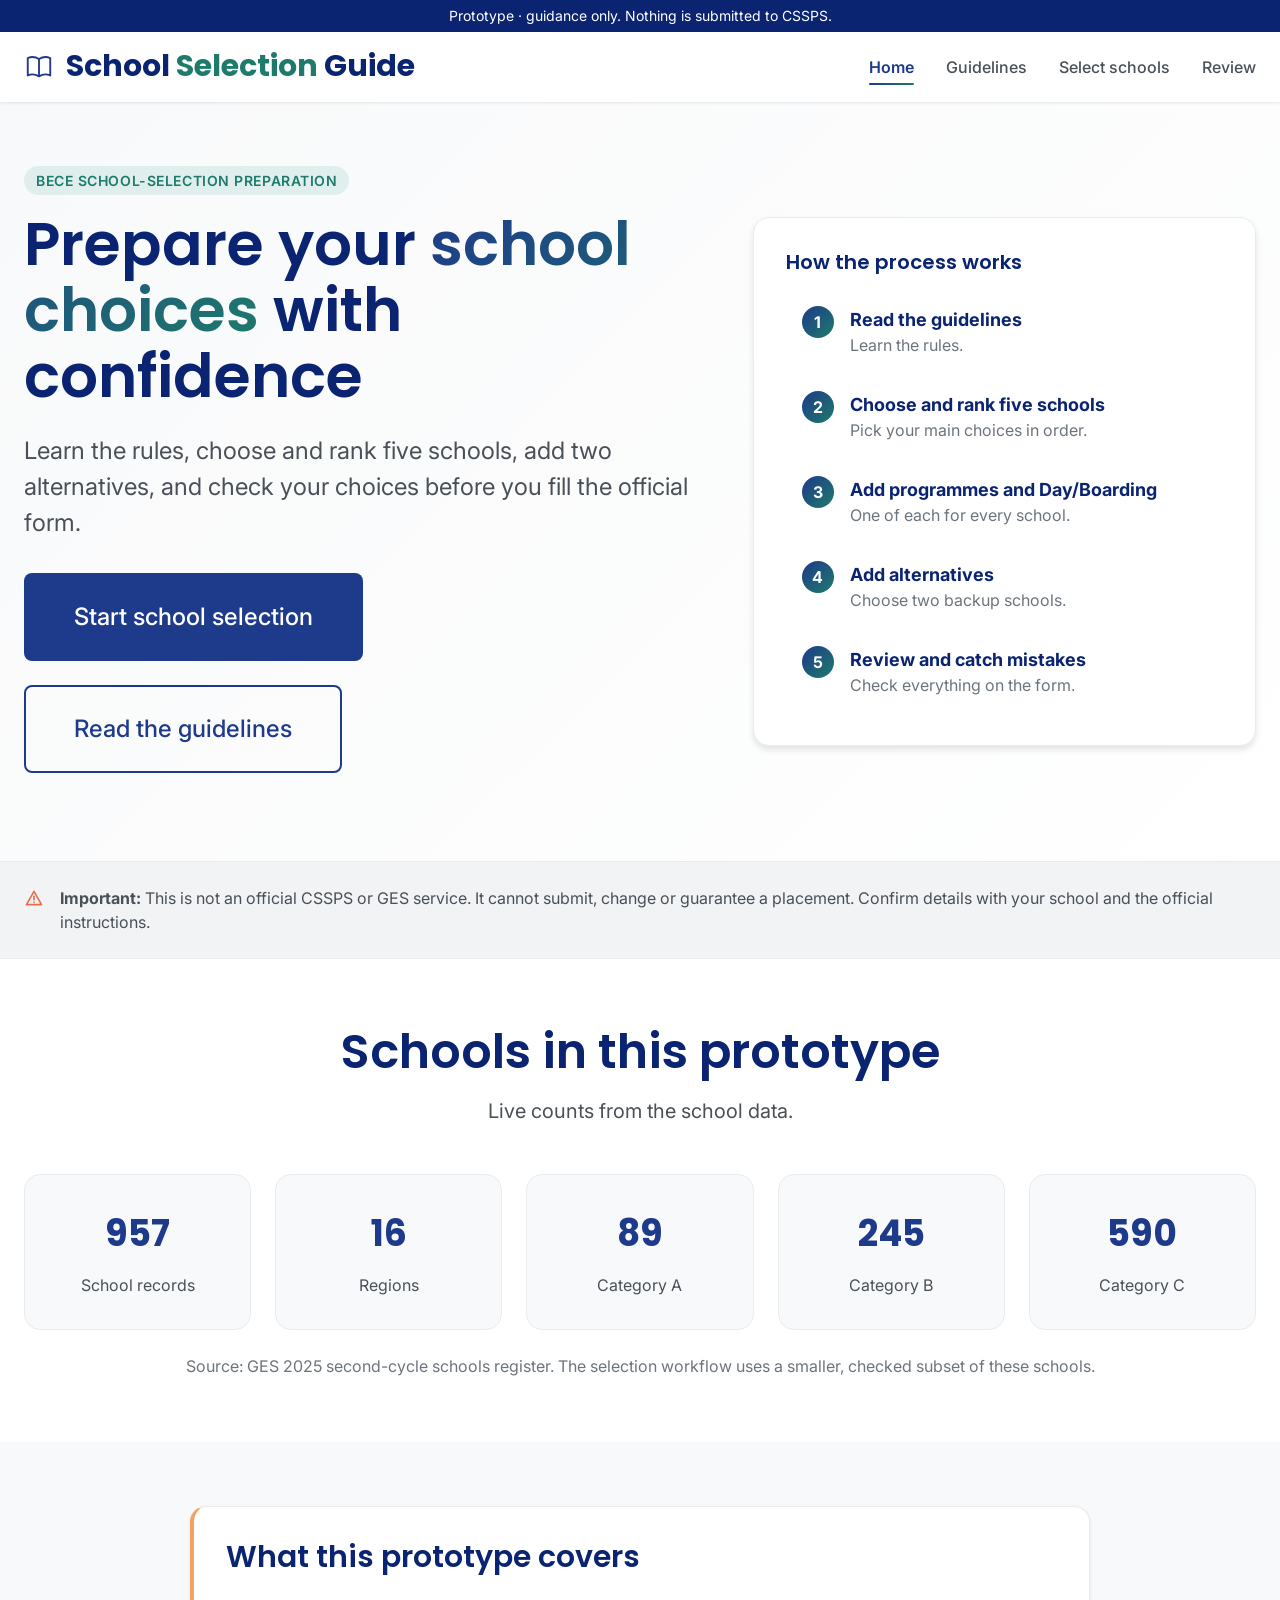
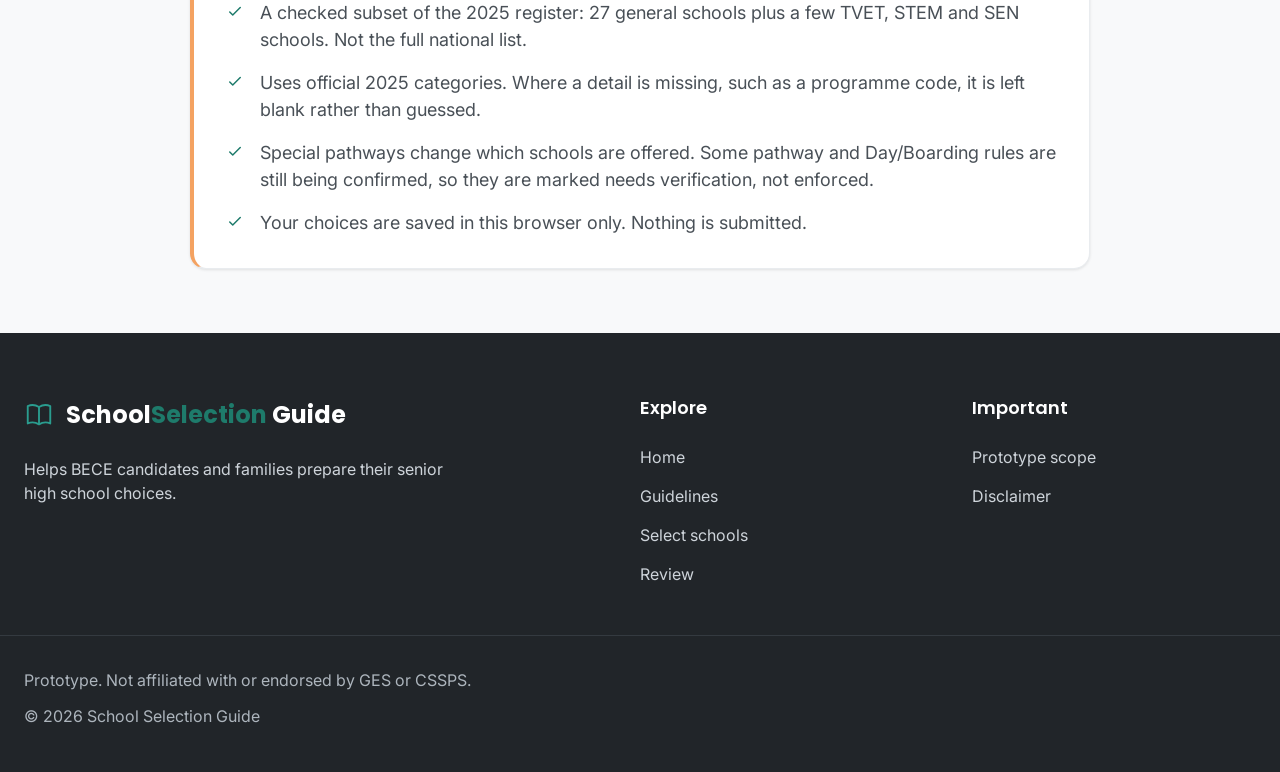
<file: index.html>
<!DOCTYPE html>
<html lang="en">
<head>
    <meta charset="UTF-8">
    <meta name="viewport" content="width=device-width, initial-scale=1.0">
    <meta name="description" content="Learn the 2025 BECE school-selection rules, choose and rank five schools plus two alternatives, and check your choices. Prototype.">
    <title>School Selection Guide &mdash; prepare your BECE school choices</title>
    <link rel="preconnect" href="https://fonts.googleapis.com">
    <link rel="preconnect" href="https://fonts.gstatic.com" crossorigin>
    <link href="https://fonts.googleapis.com/css2?family=Inter:wght@400;500;600;700&family=Poppins:wght@600;700&display=swap" rel="stylesheet">
    <link rel="stylesheet" href="css/main.css">
</head>
<body data-page="home">
    <div id="site-header"></div>

    <main id="main">
        <!-- Welcome -->
        <section class="hero">
            <div class="container hero-inner">
                <div class="hero-content">
                    <span class="hero-eyebrow">BECE school-selection preparation</span>
                    <h1 class="hero-title">Prepare your <span class="text-gradient">school choices</span> with confidence</h1>
                    <p class="hero-lead">
                        Learn the rules, choose and rank five schools, add two alternatives, and check
                        your choices before you fill the official form.
                    </p>
                    <div class="hero-actions">
                        <a class="btn btn-primary btn-large" href="selection/index.html">Start school selection</a>
                        <a class="btn btn-outline btn-large" href="guidelines/index.html">Read the guidelines</a>
                    </div>
                </div>

                <aside class="hero-panel" aria-label="How the selection process works">
                    <h2 class="hero-panel-title">How the process works</h2>
                    <div class="process-list">
                        <a class="process-item" href="guidelines/index.html">
                            <span class="process-num" aria-hidden="true">1</span>
                            <span class="process-text">
                                <strong>Read the guidelines</strong>
                                <span>Learn the rules.</span>
                            </span>
                        </a>
                        <a class="process-item" href="selection/index.html">
                            <span class="process-num" aria-hidden="true">2</span>
                            <span class="process-text">
                                <strong>Choose and rank five schools</strong>
                                <span>Pick your main choices in order.</span>
                            </span>
                        </a>
                        <a class="process-item" href="selection/index.html">
                            <span class="process-num" aria-hidden="true">3</span>
                            <span class="process-text">
                                <strong>Add programmes and Day/Boarding</strong>
                                <span>One of each for every school.</span>
                            </span>
                        </a>
                        <a class="process-item" href="review/index.html">
                            <span class="process-num" aria-hidden="true">4</span>
                            <span class="process-text">
                                <strong>Add alternatives</strong>
                                <span>Choose two backup schools.</span>
                            </span>
                        </a>
                         <a class="process-item" href="review/index.html">
                            <span class="process-num" aria-hidden="true">5</span>
                            <span class="process-text">
                                <strong>Review and catch mistakes</strong>
                                <span>Check everything on the form.</span>
                            </span>
                        </a>
                    </div>
                </aside>
            </div>
        </section>

    

        <!-- Disclaimer -->
        <section class="notice-band" id="disclaimer">
            <div class="container notice-inner">
                <svg viewBox="0 0 24 24" width="20" height="20" aria-hidden="true" focusable="false">
                    <path d="M12 4l9 16H3L12 4Z" fill="none" stroke="currentColor" stroke-width="2" stroke-linejoin="round"/>
                    <path d="M12 10v4" fill="none" stroke="currentColor" stroke-width="2" stroke-linecap="round"/>
                    <circle cx="12" cy="17" r="1" fill="currentColor"/>
                </svg>
                <p>
                    <strong>Important:</strong> This is not an official CSSPS or GES service. It cannot
                    submit, change or guarantee a placement. Confirm details with your school and the
                    official instructions.
                </p>
            </div>
        </section>

        <!-- Dataset snapshot -->
        <section class="data-snapshot">
            <div class="container">
                <div class="section-header">
                    <h2 class="section-title">Schools in this prototype</h2>
                    <p class="section-subtitle">Live counts from the school data.</p>
                </div>
                <div class="snapshot-grid">
                    <div class="snapshot-card">
                        <span class="snapshot-value" id="stat-schools">&mdash;</span>
                        <span class="snapshot-label">School records</span>
                    </div>
                    <div class="snapshot-card">
                        <span class="snapshot-value" id="stat-regions">&mdash;</span>
                        <span class="snapshot-label">Regions</span>
                    </div>
                    <div class="snapshot-card">
                        <span class="snapshot-value" id="stat-cat-a">&mdash;</span>
                        <span class="snapshot-label">Category A</span>
                    </div>
                    <div class="snapshot-card">
                        <span class="snapshot-value" id="stat-cat-b">&mdash;</span>
                        <span class="snapshot-label">Category B</span>
                    </div>
                    <div class="snapshot-card">
                        <span class="snapshot-value" id="stat-cat-c">&mdash;</span>
                        <span class="snapshot-label">Category C</span>
                    </div>
                </div>
                <p class="snapshot-note" id="snapshot-note">
                    Source: GES 2025 second-cycle schools register. The selection workflow uses a
                    smaller, checked subset of these schools.
                </p>
            </div>
        </section>

        <!-- Scope -->
        <section class="scope" id="scope">
            <div class="container">
                <div class="scope-card">
                    <h2 class="scope-title">What this prototype covers</h2>
                    <ul class="scope-list">
                        <li>
                            <svg viewBox="0 0 24 24" width="18" height="18" aria-hidden="true" focusable="false"><path d="M5 12l4 4 10-10" fill="none" stroke="currentColor" stroke-width="2" stroke-linecap="round" stroke-linejoin="round"/></svg>
                            <span>A checked subset of the 2025 register: 27 general schools plus a few TVET, STEM and SEN schools. Not the full national list.</span>
                        </li>
                        <li>
                            <svg viewBox="0 0 24 24" width="18" height="18" aria-hidden="true" focusable="false"><path d="M5 12l4 4 10-10" fill="none" stroke="currentColor" stroke-width="2" stroke-linecap="round" stroke-linejoin="round"/></svg>
                            <span>Uses official 2025 categories. Where a detail is missing, such as a programme code, it is left blank rather than guessed.</span>
                        </li>
                        <li>
                            <svg viewBox="0 0 24 24" width="18" height="18" aria-hidden="true" focusable="false"><path d="M5 12l4 4 10-10" fill="none" stroke="currentColor" stroke-width="2" stroke-linecap="round" stroke-linejoin="round"/></svg>
                            <span>Special pathways change which schools are offered. Some pathway and Day/Boarding rules are still being confirmed, so they are marked needs verification, not enforced.</span>
                        </li>
                        <li>
                            <svg viewBox="0 0 24 24" width="18" height="18" aria-hidden="true" focusable="false"><path d="M5 12l4 4 10-10" fill="none" stroke="currentColor" stroke-width="2" stroke-linecap="round" stroke-linejoin="round"/></svg>
                            <span>Your choices are saved in this browser only. Nothing is submitted.</span>
                        </li>
                    </ul>
                </div>
            </div>
        </section>
    </main>

    <div id="site-footer"></div>

    <noscript>
        <p style="padding: 1rem; text-align: center; background: #fff3cd; color: #664d03;">
            This prototype needs JavaScript to load navigation and school data. Please enable it to use the app.
        </p>
    </noscript>

    <script type="module" src="js/layout.js"></script>
    <script type="module" src="js/home.js"></script>
</body>
</html>
</file>
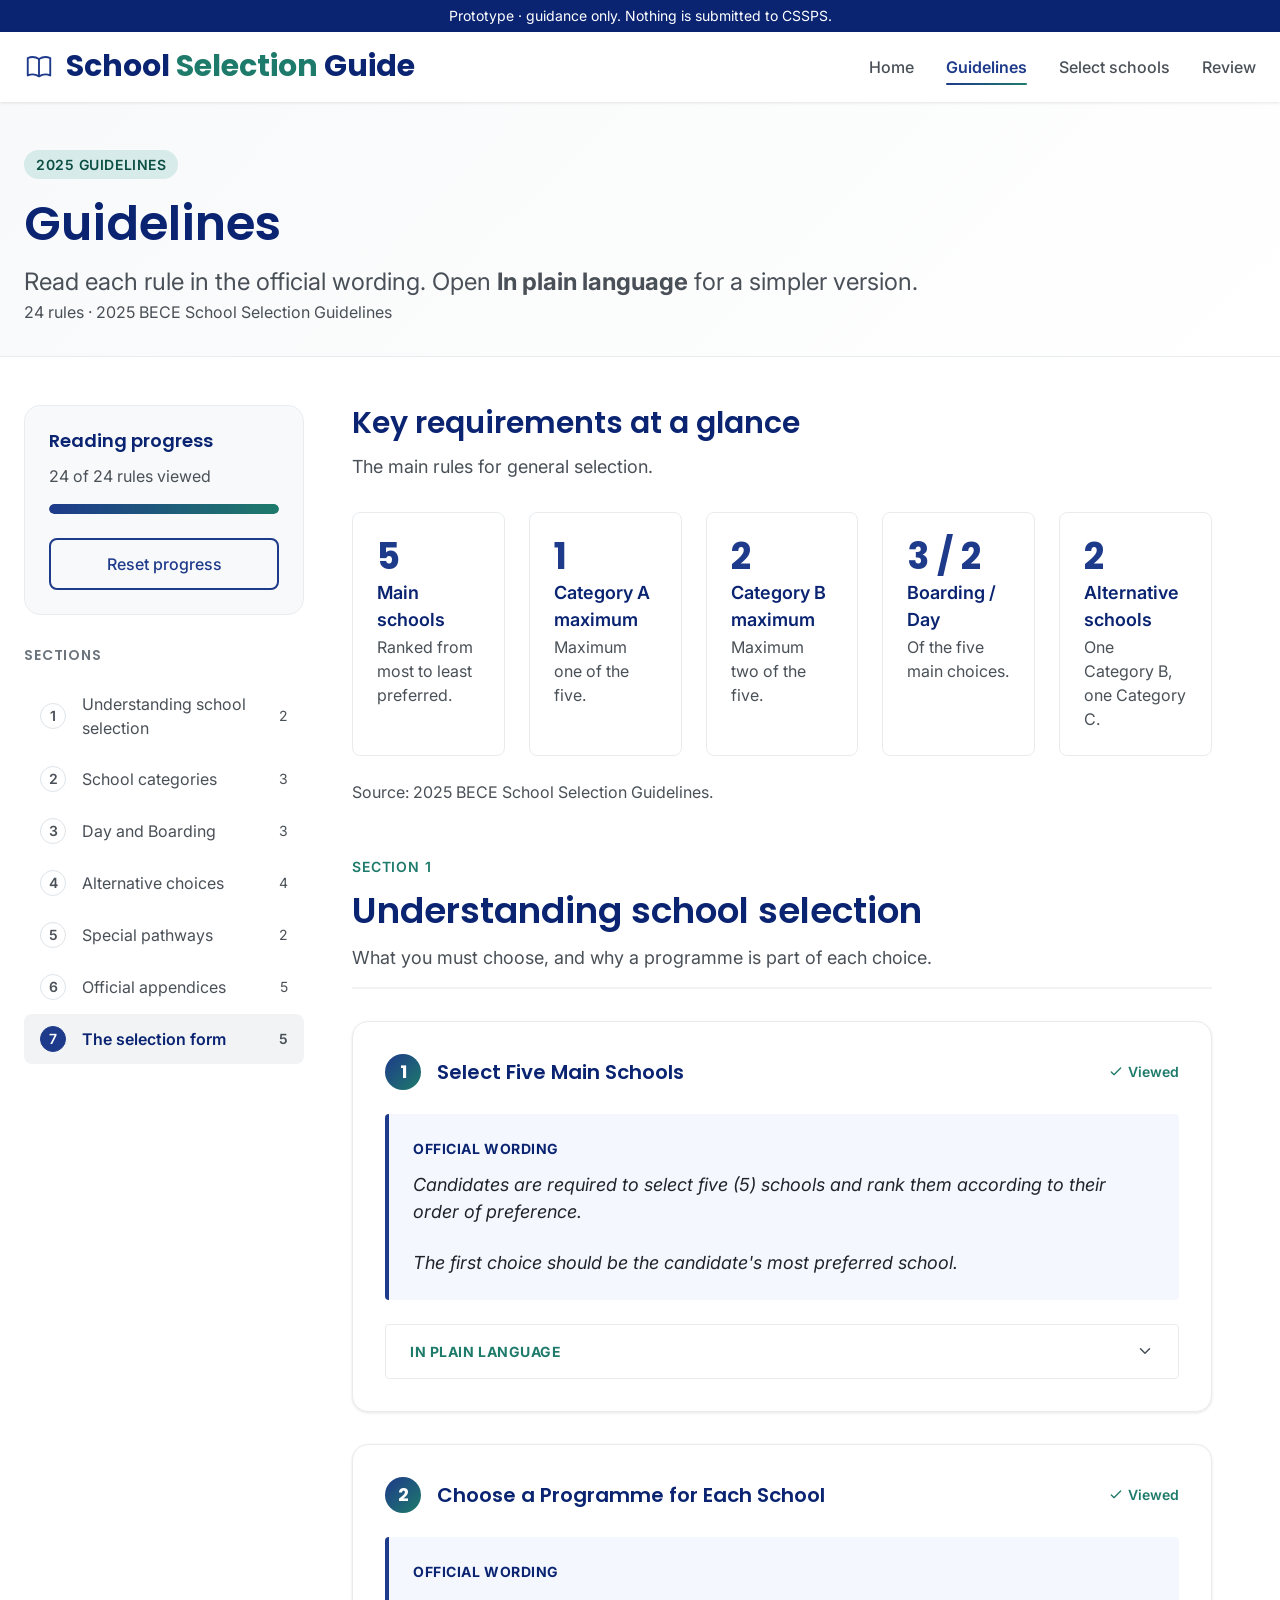
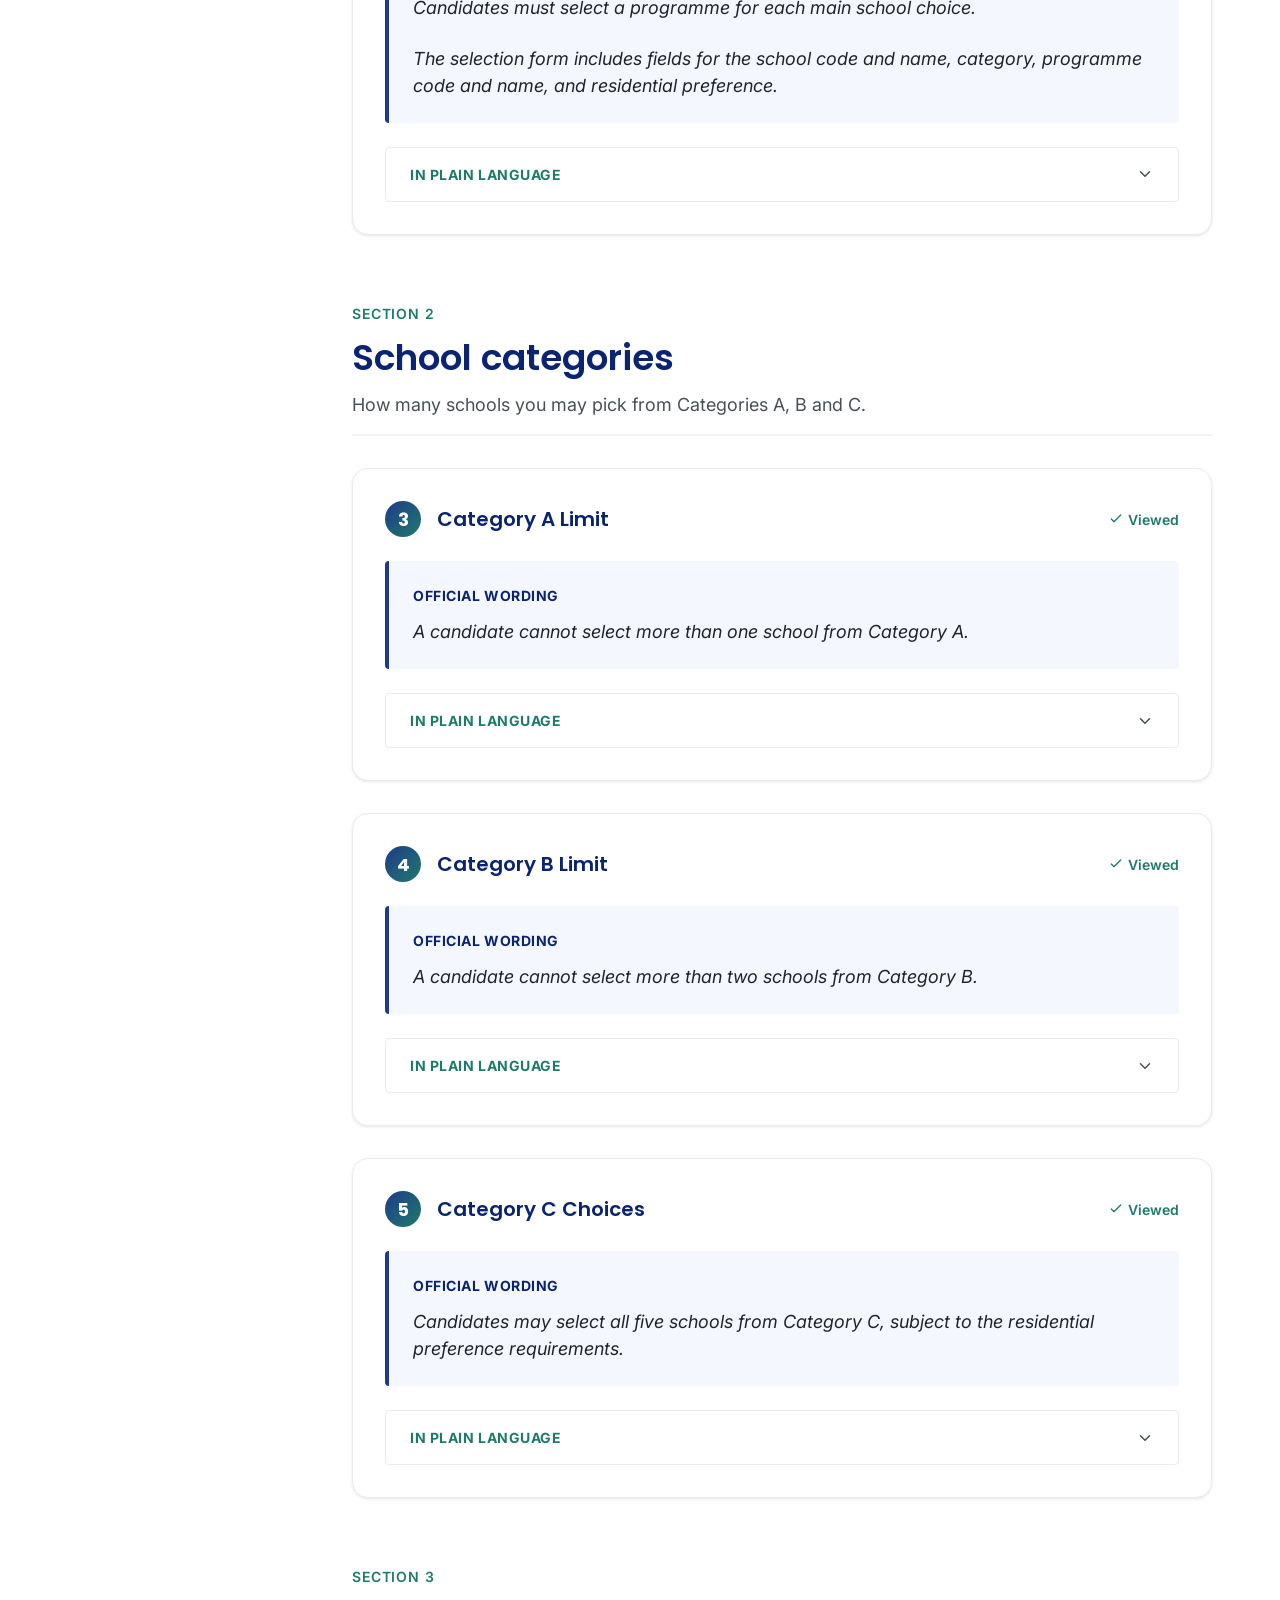
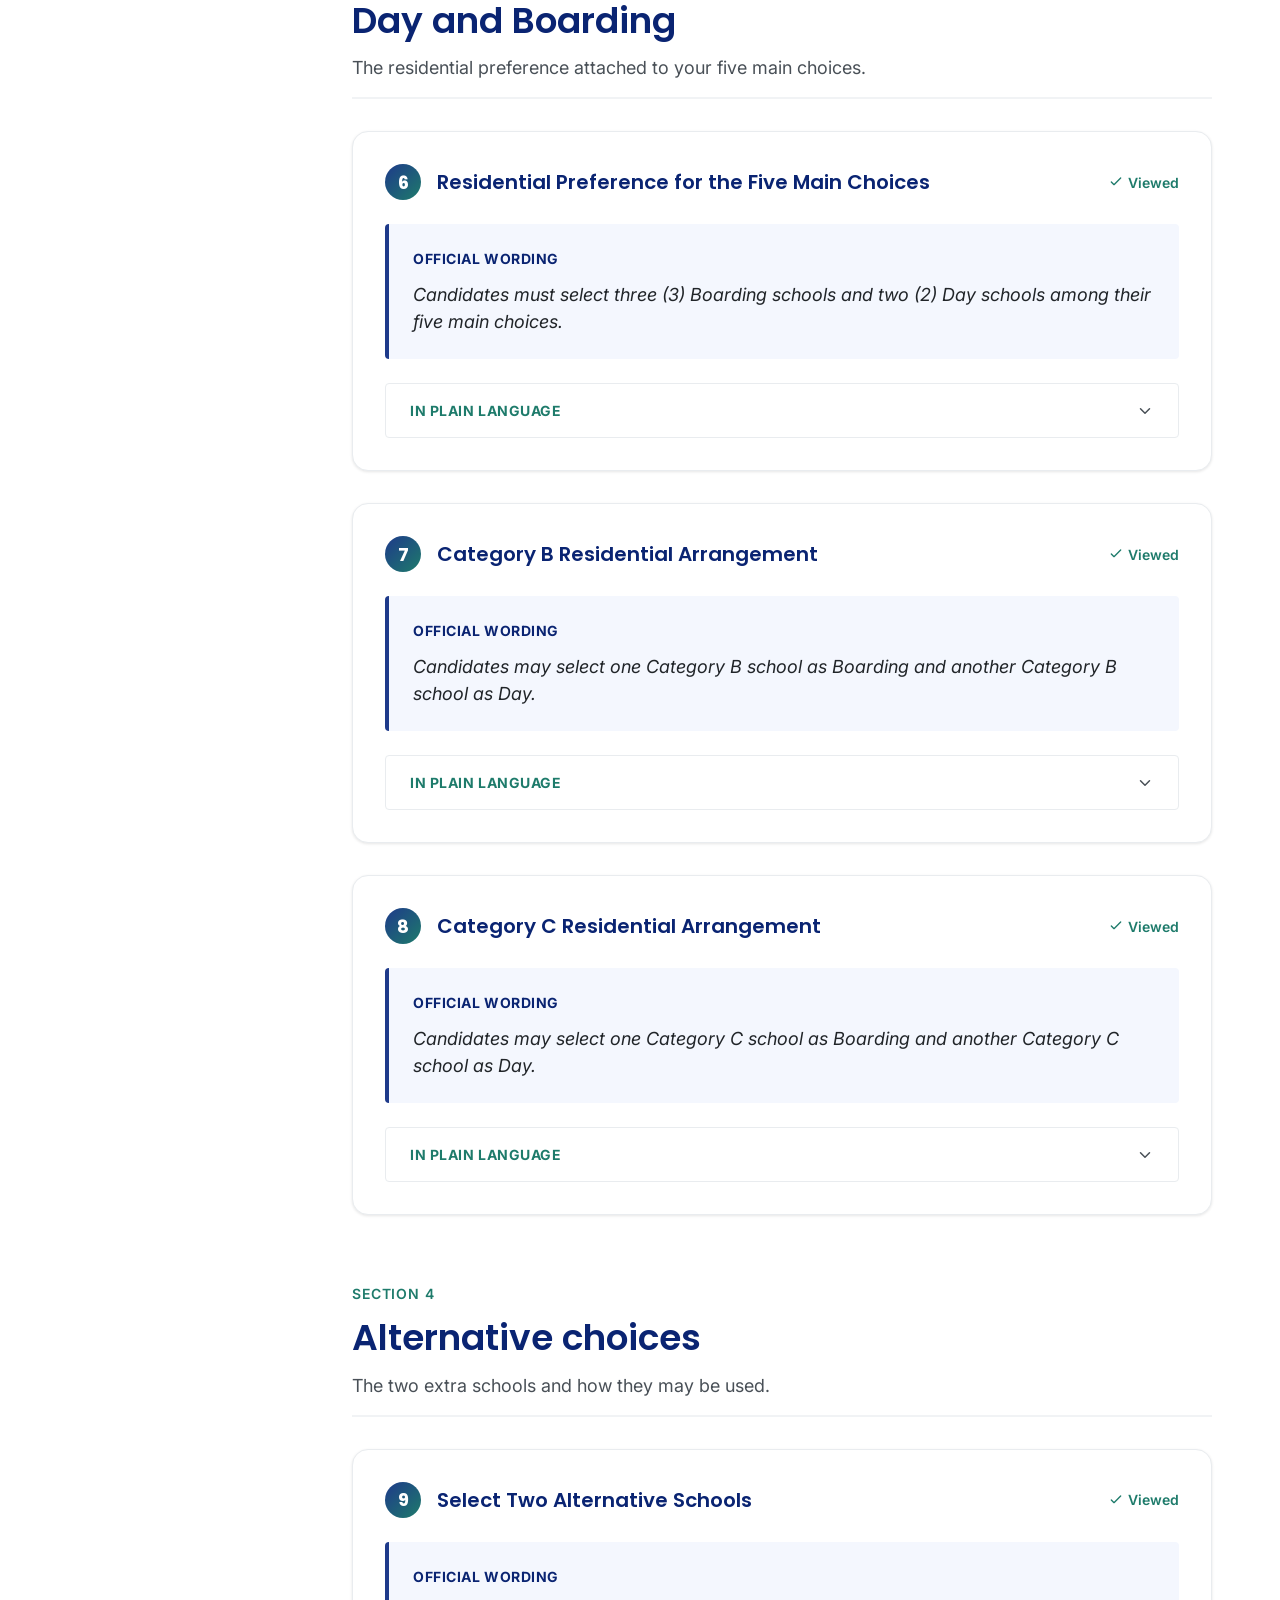
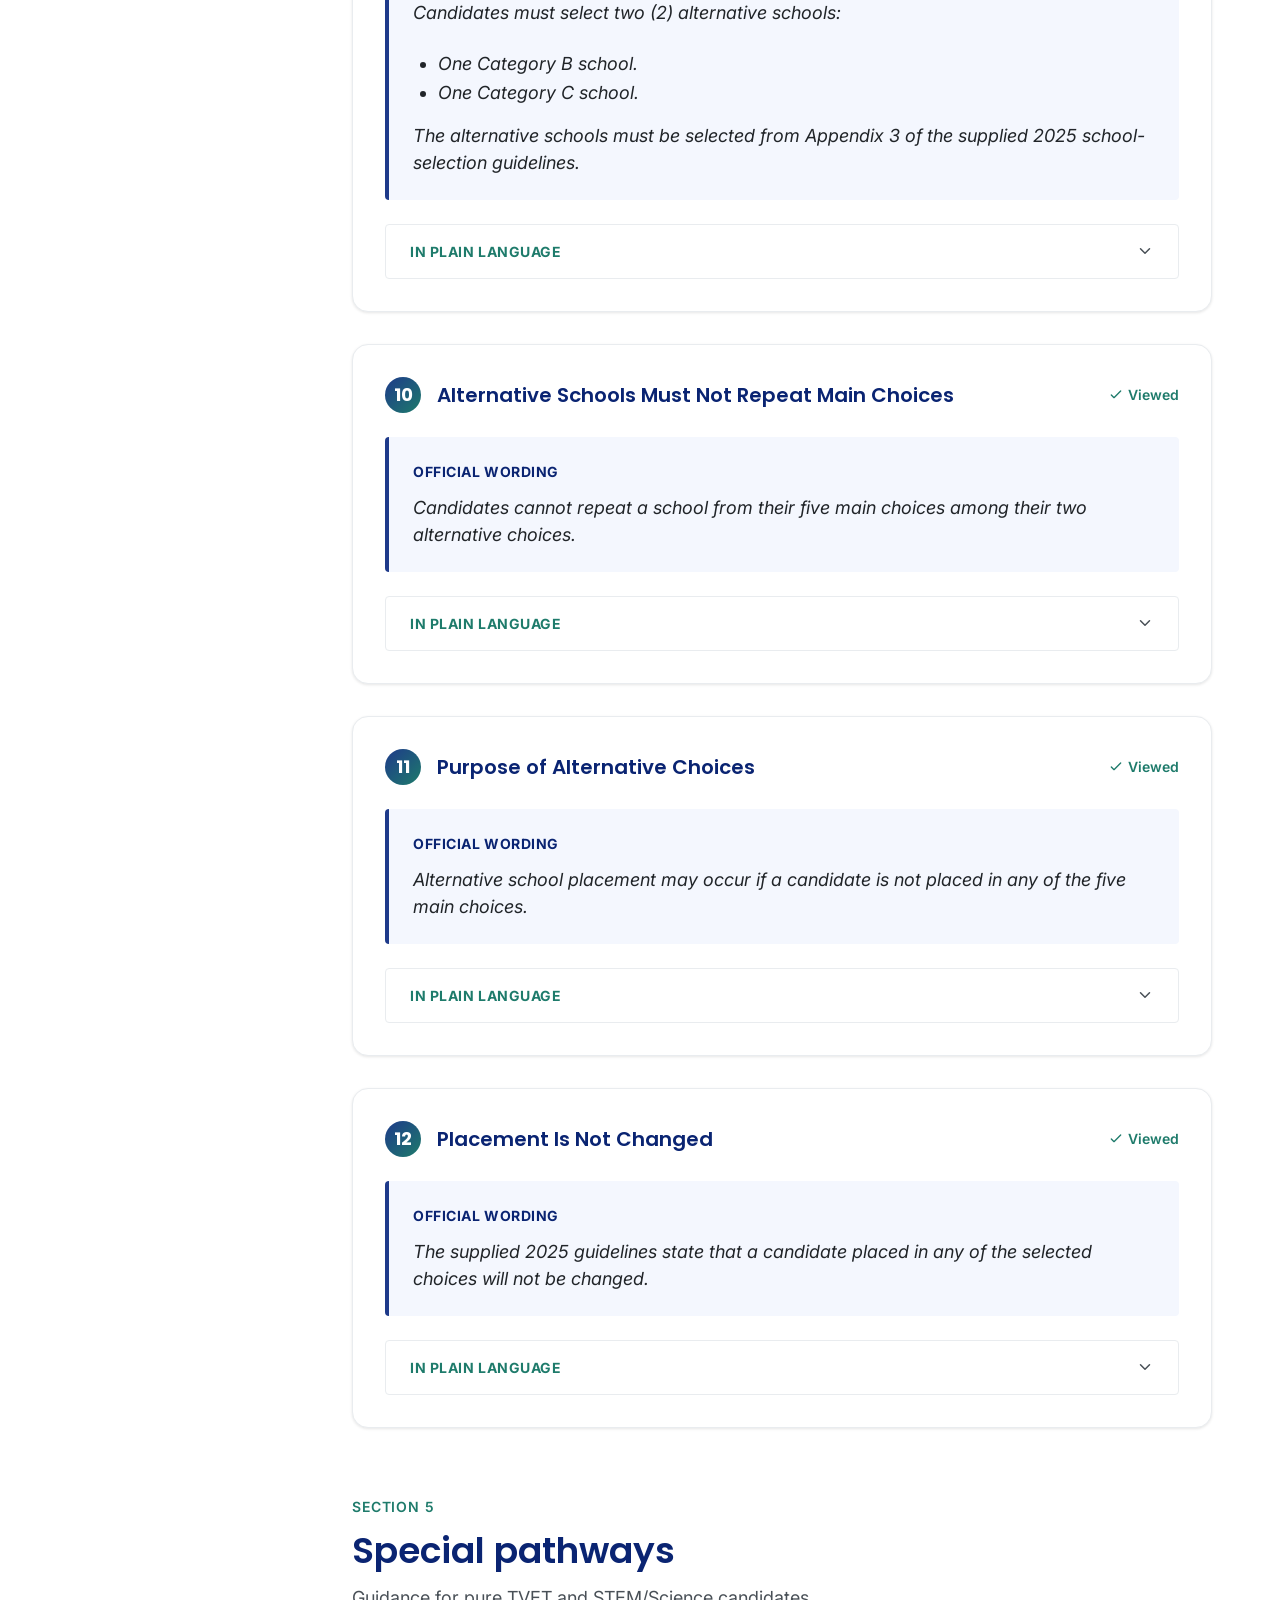
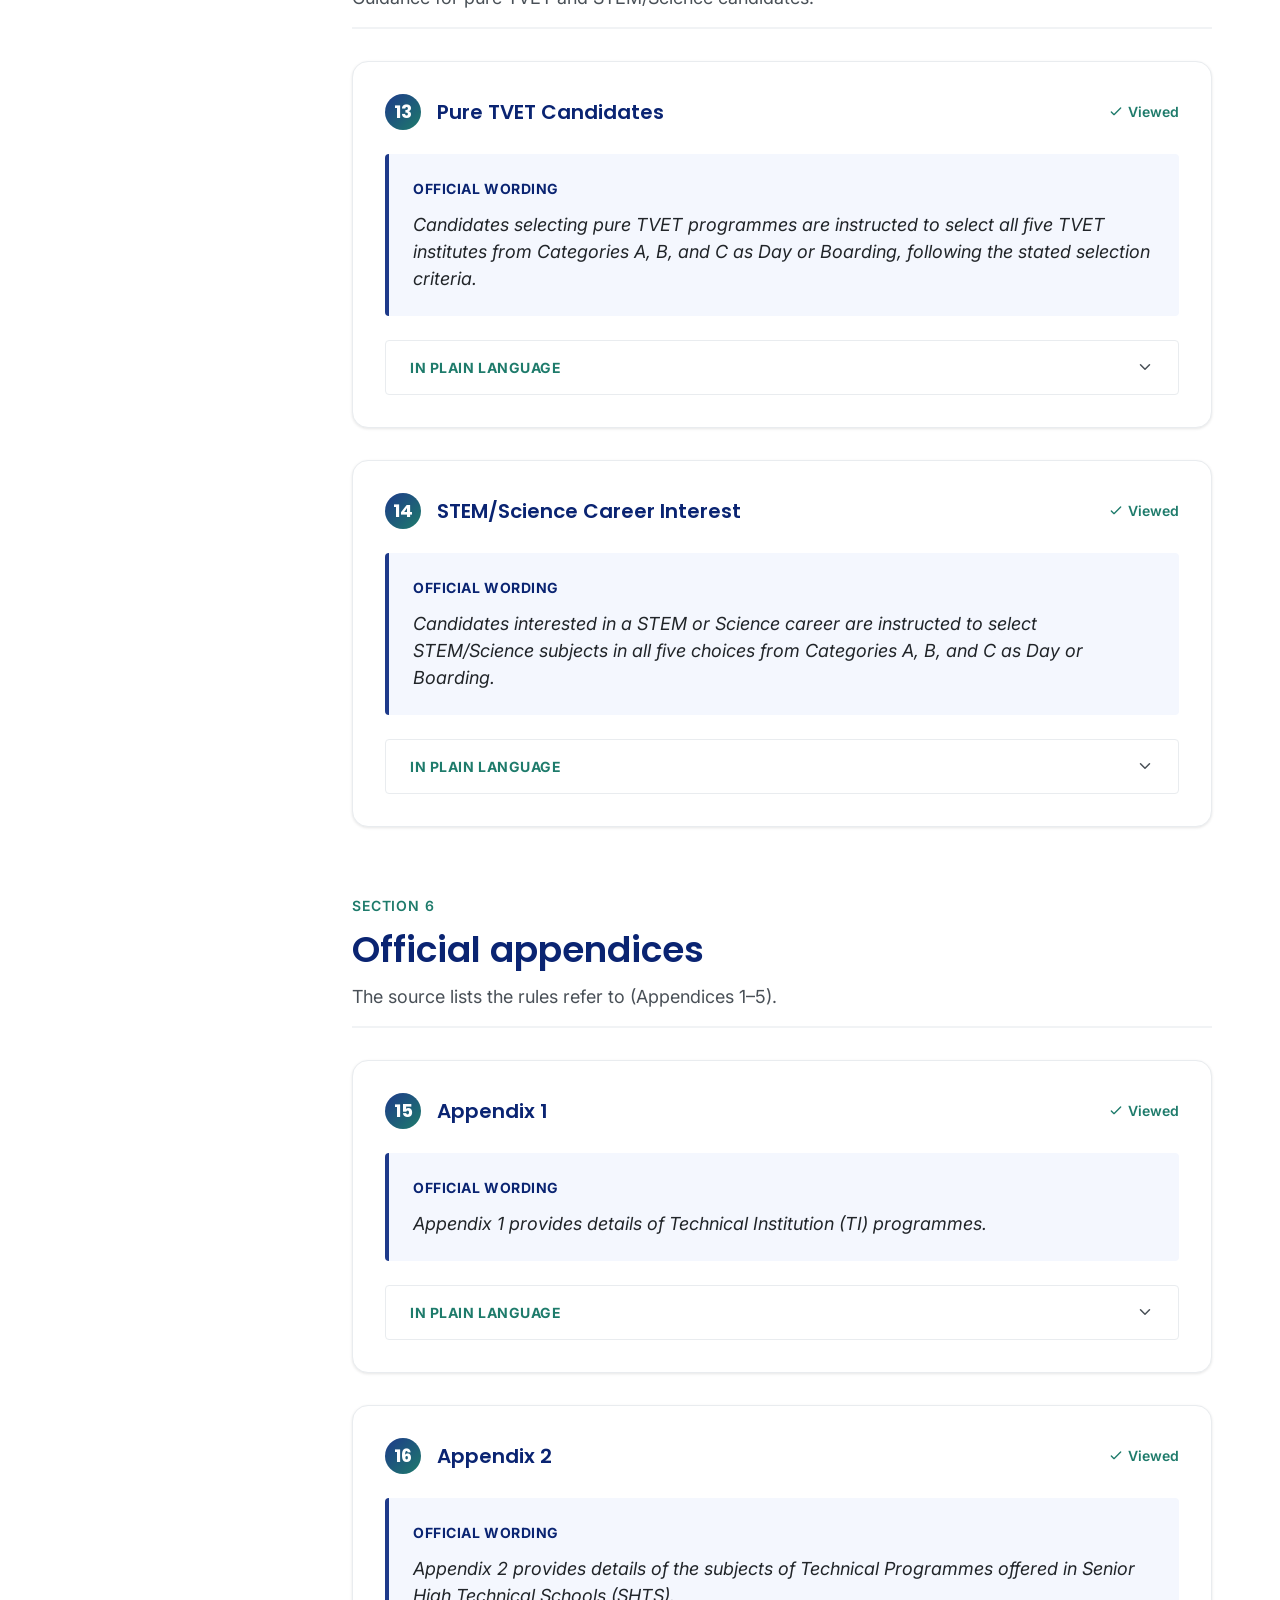
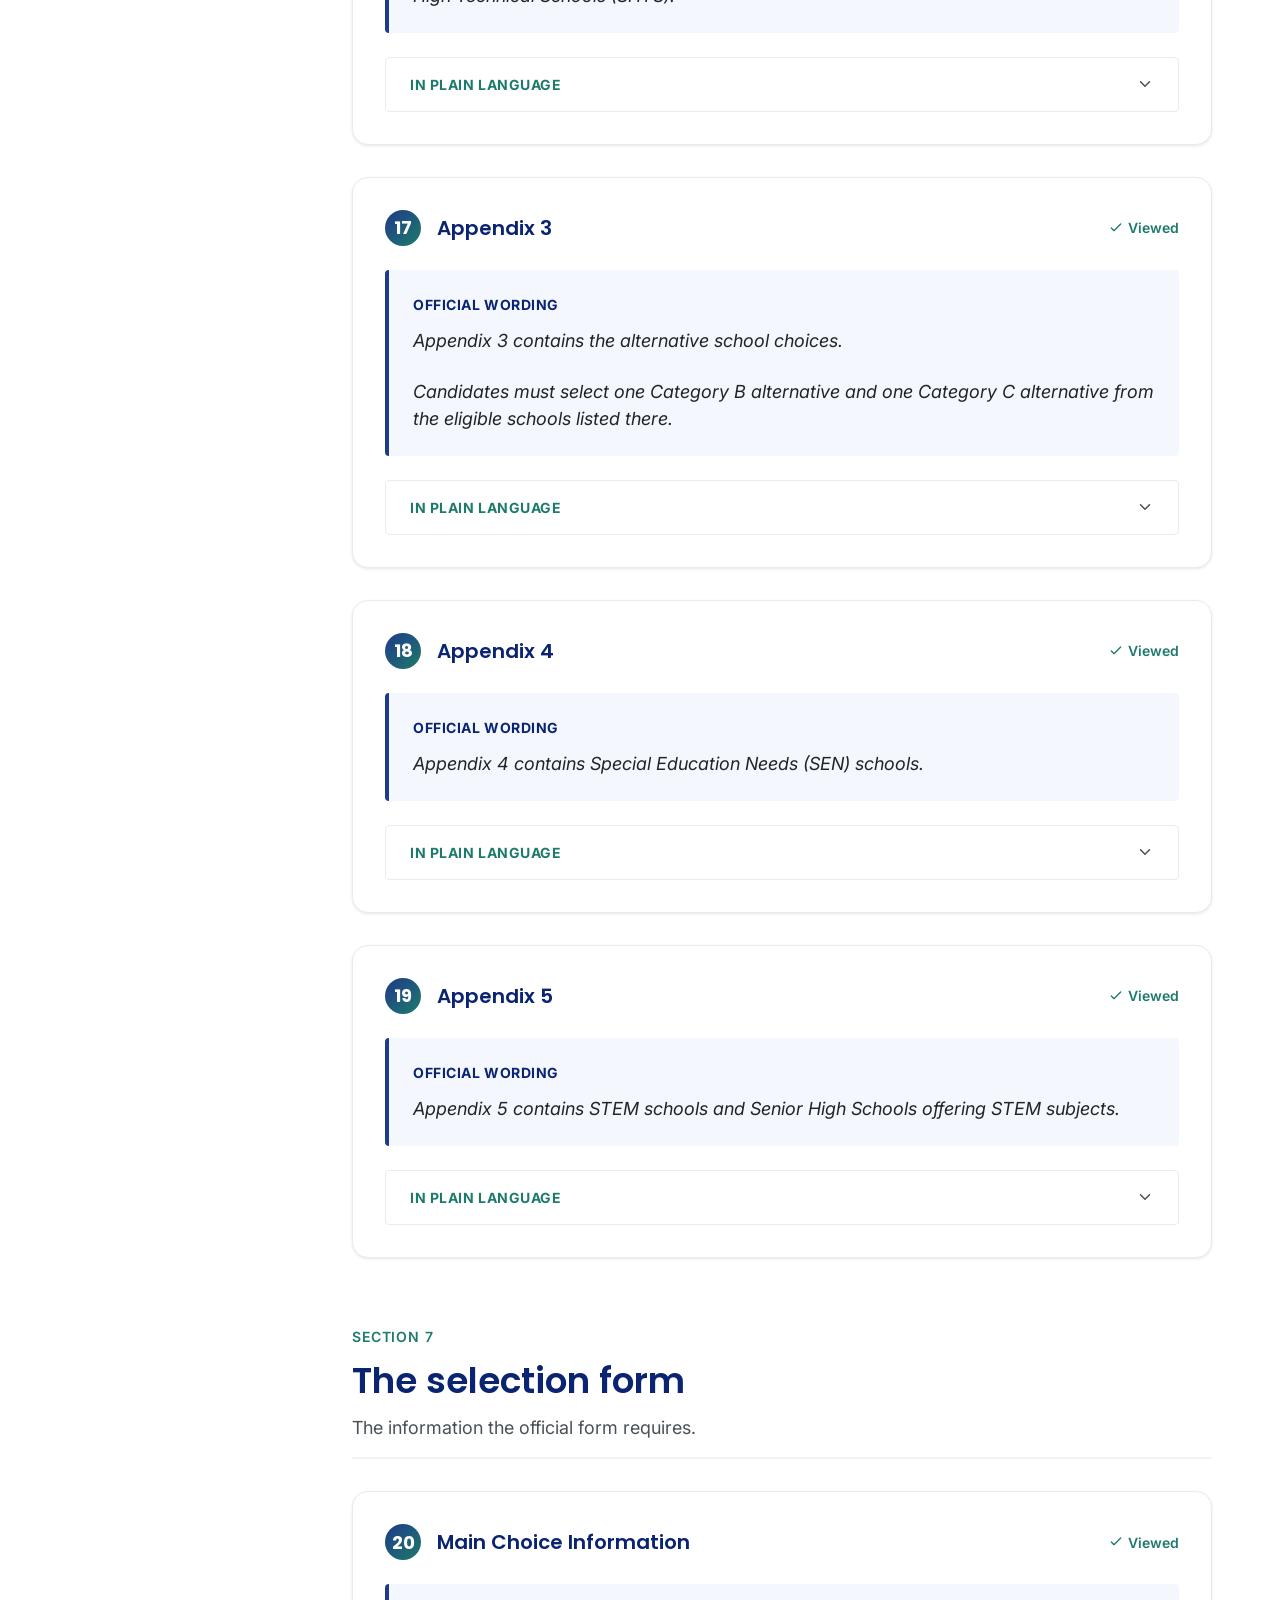
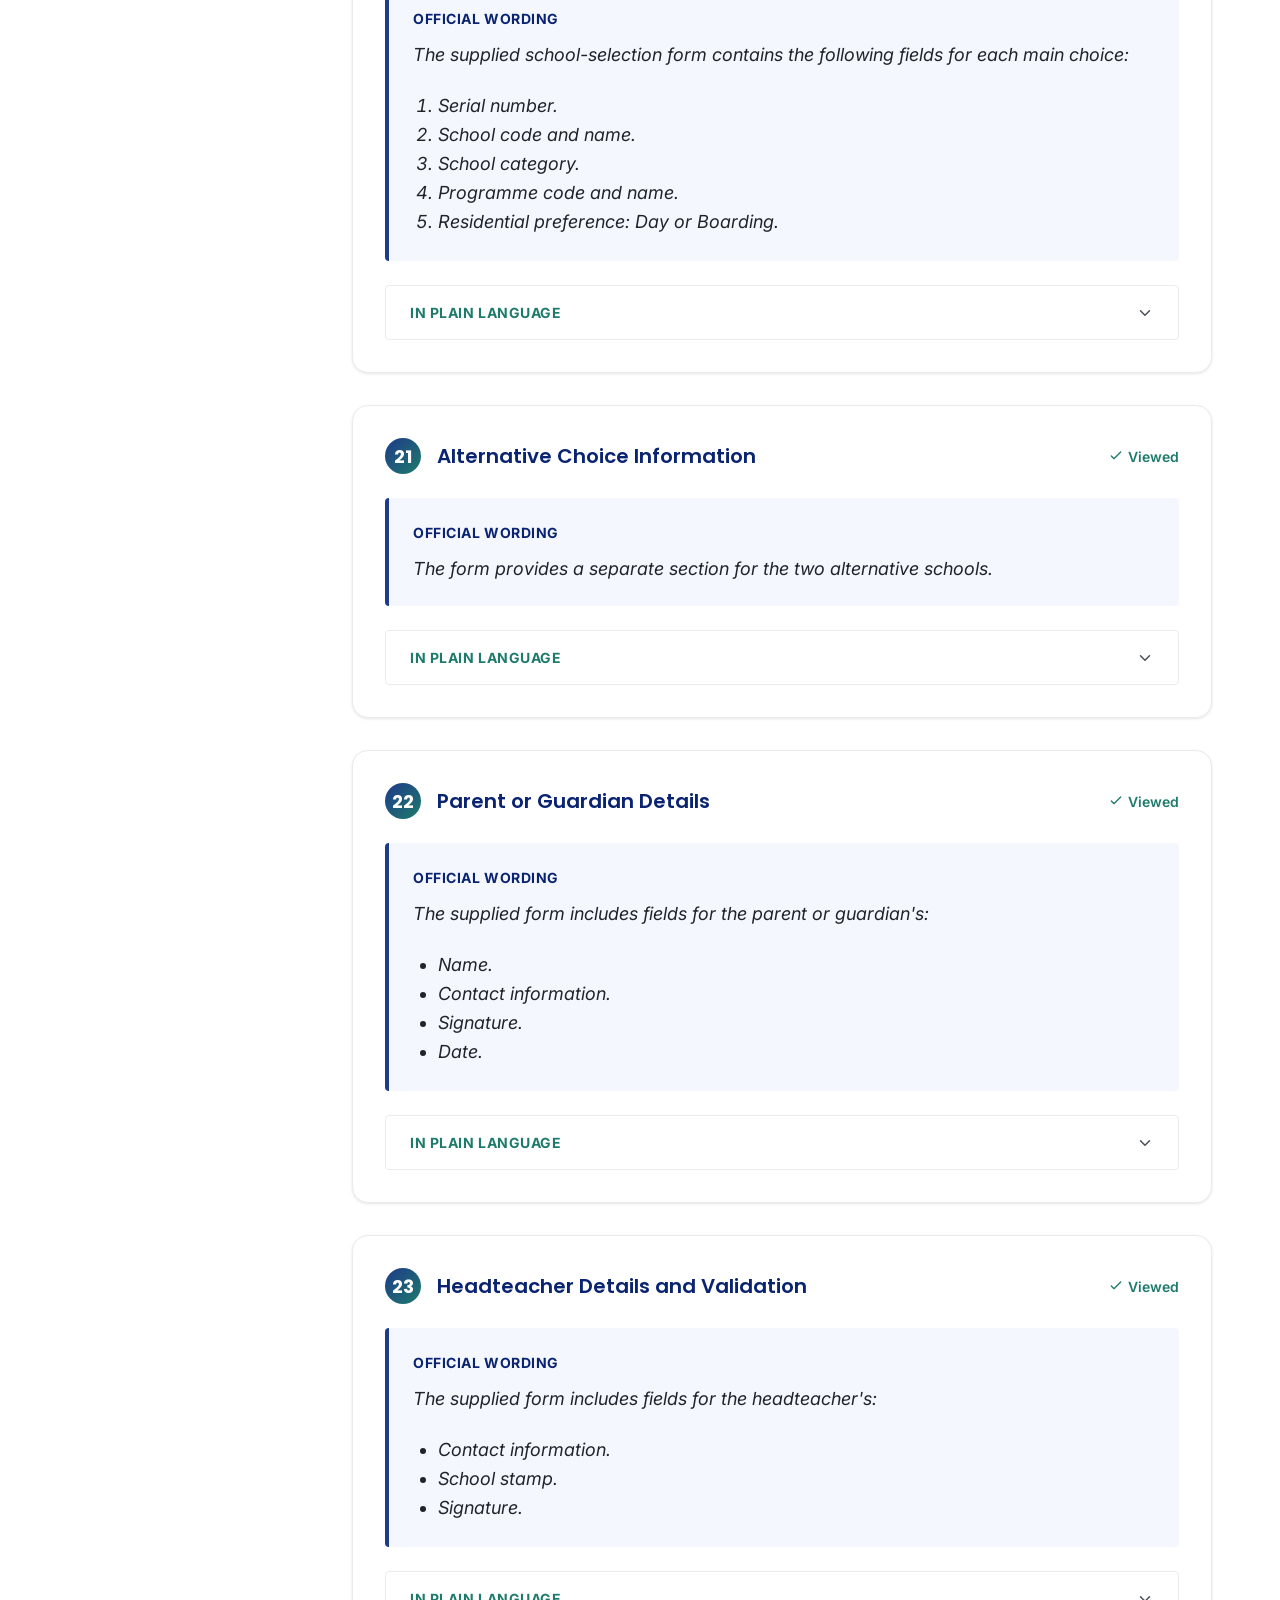
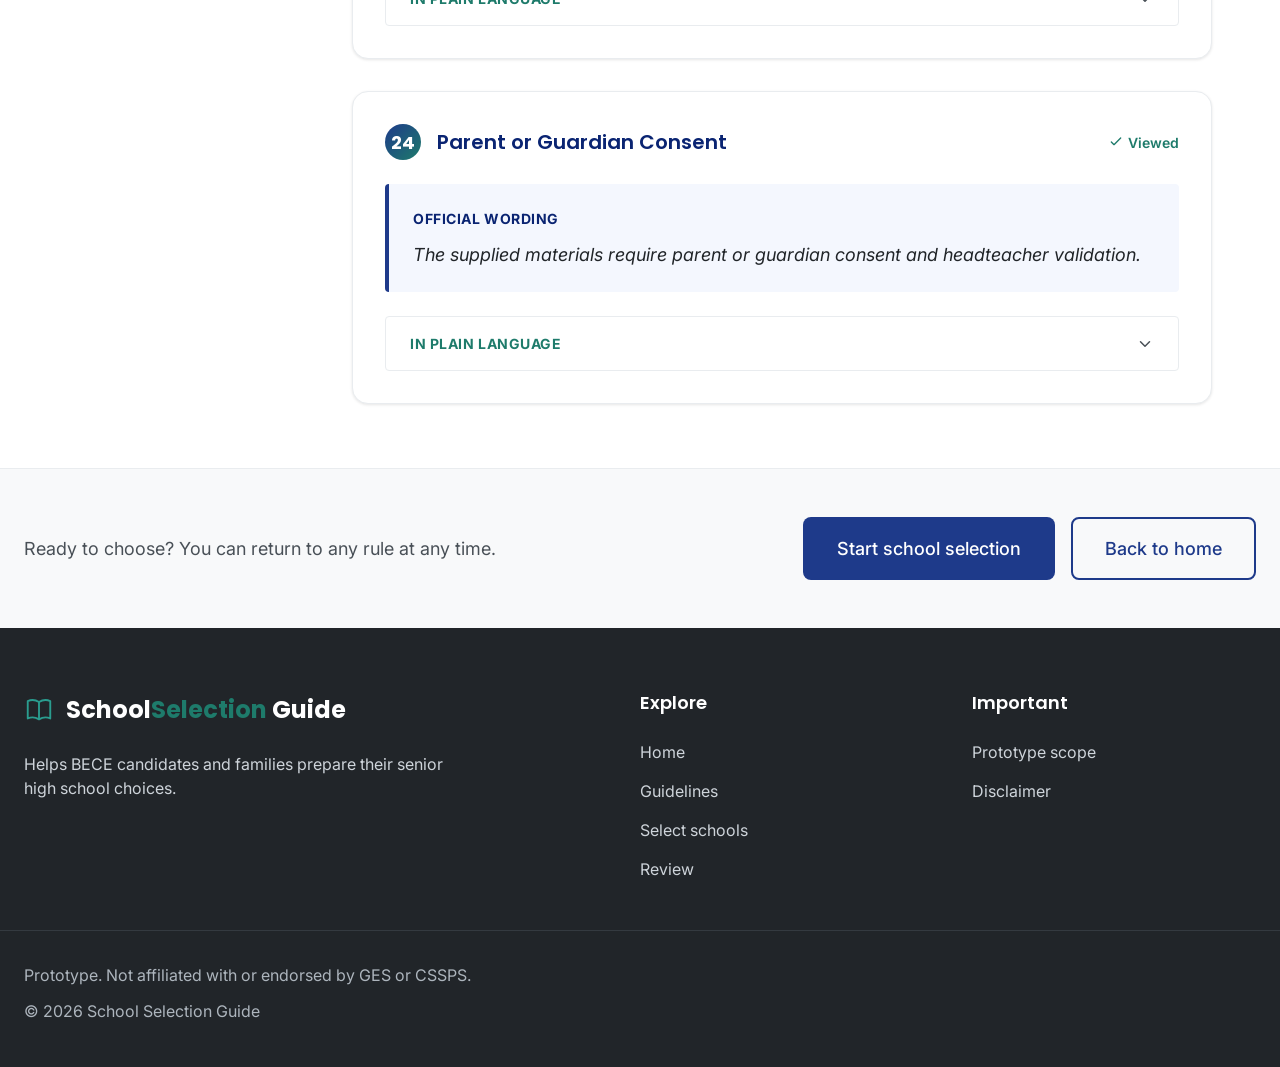
<file: guidelines/index.html>
<!DOCTYPE html>
<html lang="en">
<head>
    <meta charset="UTF-8">
    <meta name="viewport" content="width=device-width, initial-scale=1.0">
    <meta name="description" content="The 2025 BECE school-selection guidelines. Each rule shows the official wording, with a plain-language version you can open. Prototype.">
    <title>Guidelines &mdash; School Selection Guide</title>
    <link rel="preconnect" href="https://fonts.googleapis.com">
    <link rel="preconnect" href="https://fonts.gstatic.com" crossorigin>
    <link href="https://fonts.googleapis.com/css2?family=Inter:wght@400;500;600;700&family=Poppins:wght@600;700&display=swap" rel="stylesheet">
    <link rel="stylesheet" href="../css/main.css">
</head>
<body data-page="guidelines" data-base="../">
    <div id="site-header"></div>

    <main id="main">
        <div class="page-header">
            <div class="container">
                <span class="page-eyebrow">2025 guidelines</span>
                <h1 class="page-title">Guidelines</h1>
                <p class="page-lead">
                    Read each rule in the official wording. Open <strong>In plain language</strong> for
                    a simpler version.
                </p>
                <p class="page-meta" id="guidelines-meta">&mdash;</p>
            </div>
        </div>

        <div class="guide-layout">
            <div class="container guide-container">
                <aside class="guide-sidebar">
                    <div id="guidelines-progress"></div>
                    <div id="guidelines-nav"></div>
                </aside>

                <div class="guide-main">
                    <section id="guidelines-summary" aria-labelledby="summary-heading"></section>
                    <div id="guidelines-content"></div>
                </div>
            </div>
        </div>

        <div class="guide-footer-cta">
            <div class="container guide-footer-inner">
                <p>
                    Ready to choose? You can return to any rule at any time.
                </p>
                <div class="guide-footer-actions">
                    <a class="btn btn-primary" href="../selection/index.html">Start school selection</a>
                    <a class="btn btn-outline" href="../index.html">Back to home</a>
                </div>
            </div>
        </div>
    </main>

    <div id="site-footer"></div>

    <noscript>
        <p style="padding: 1rem; text-align: center; background: #fff3cd; color: #664d03;">
            This prototype loads the guidelines with JavaScript. Please enable it to read them.
        </p>
    </noscript>

    <script type="module" src="../js/layout.js"></script>
    <script type="module" src="../js/guidelines.js"></script>
</body>
</html>
</file>
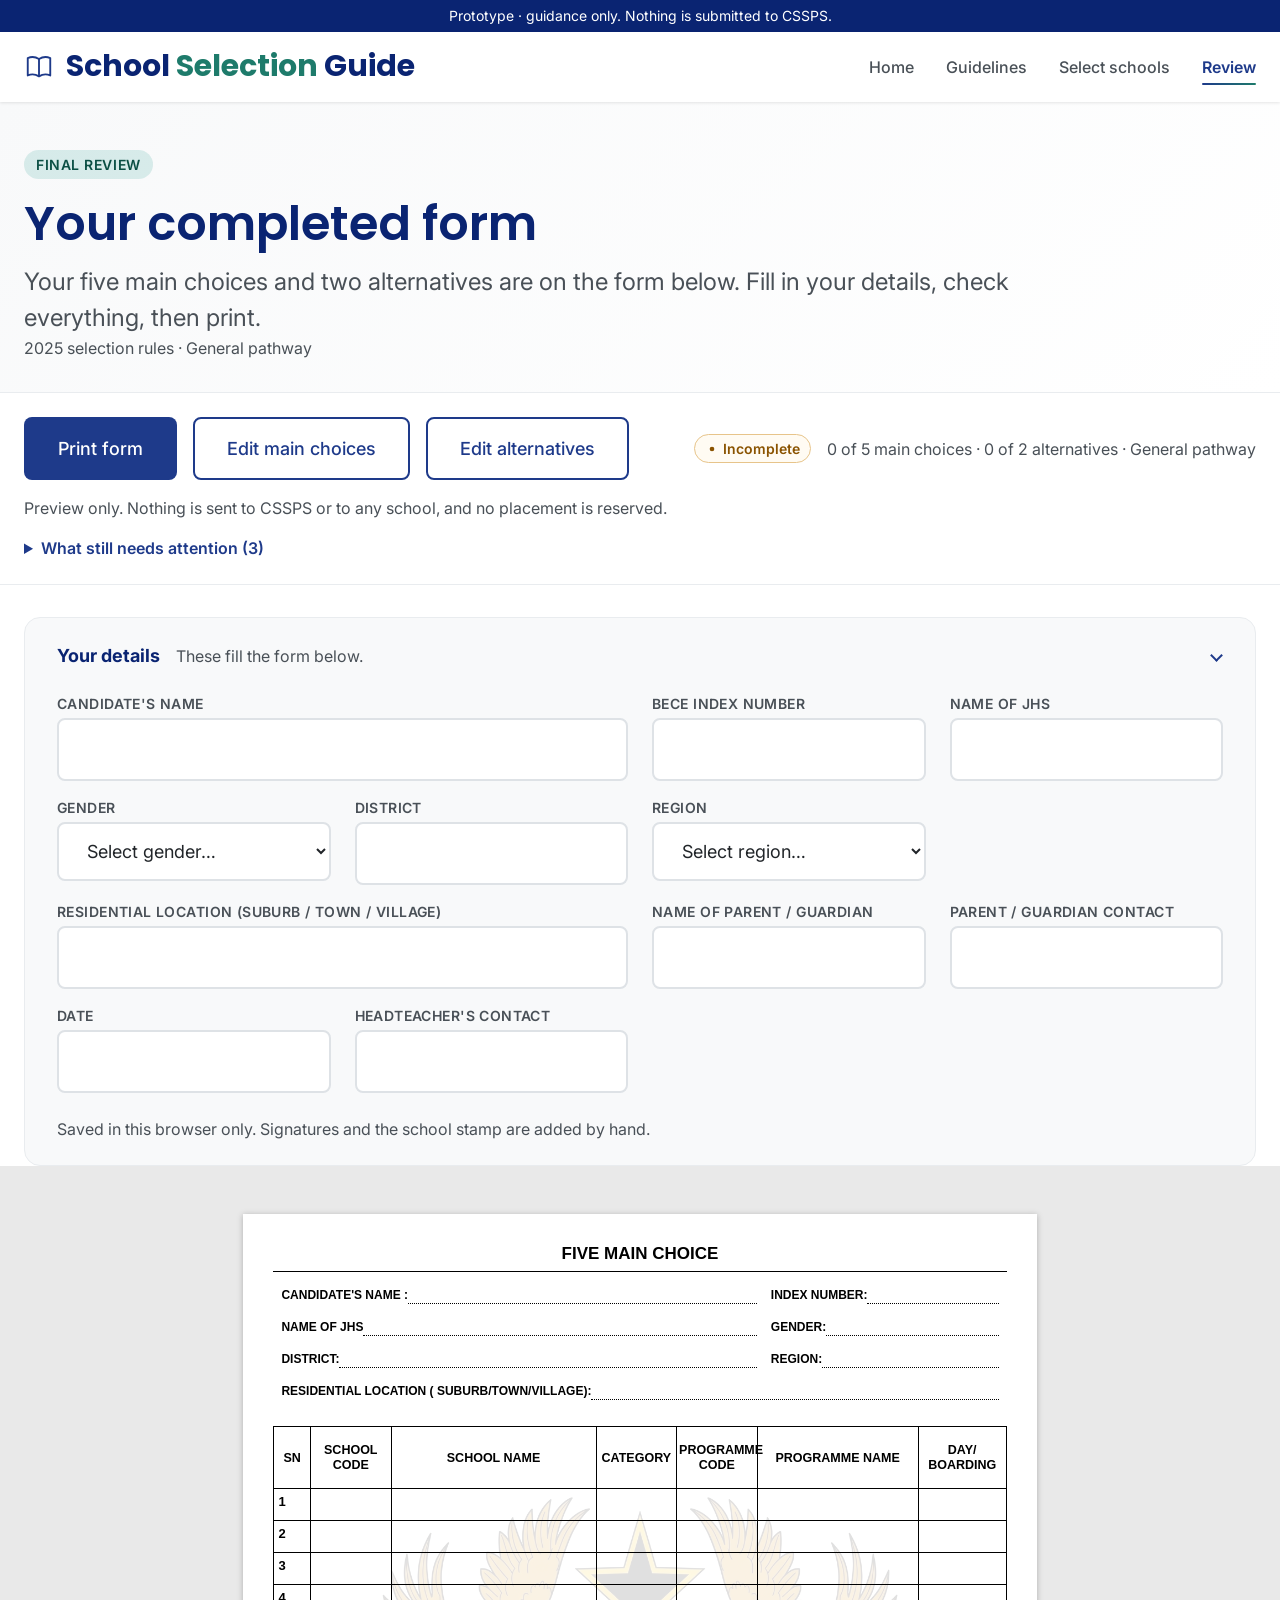
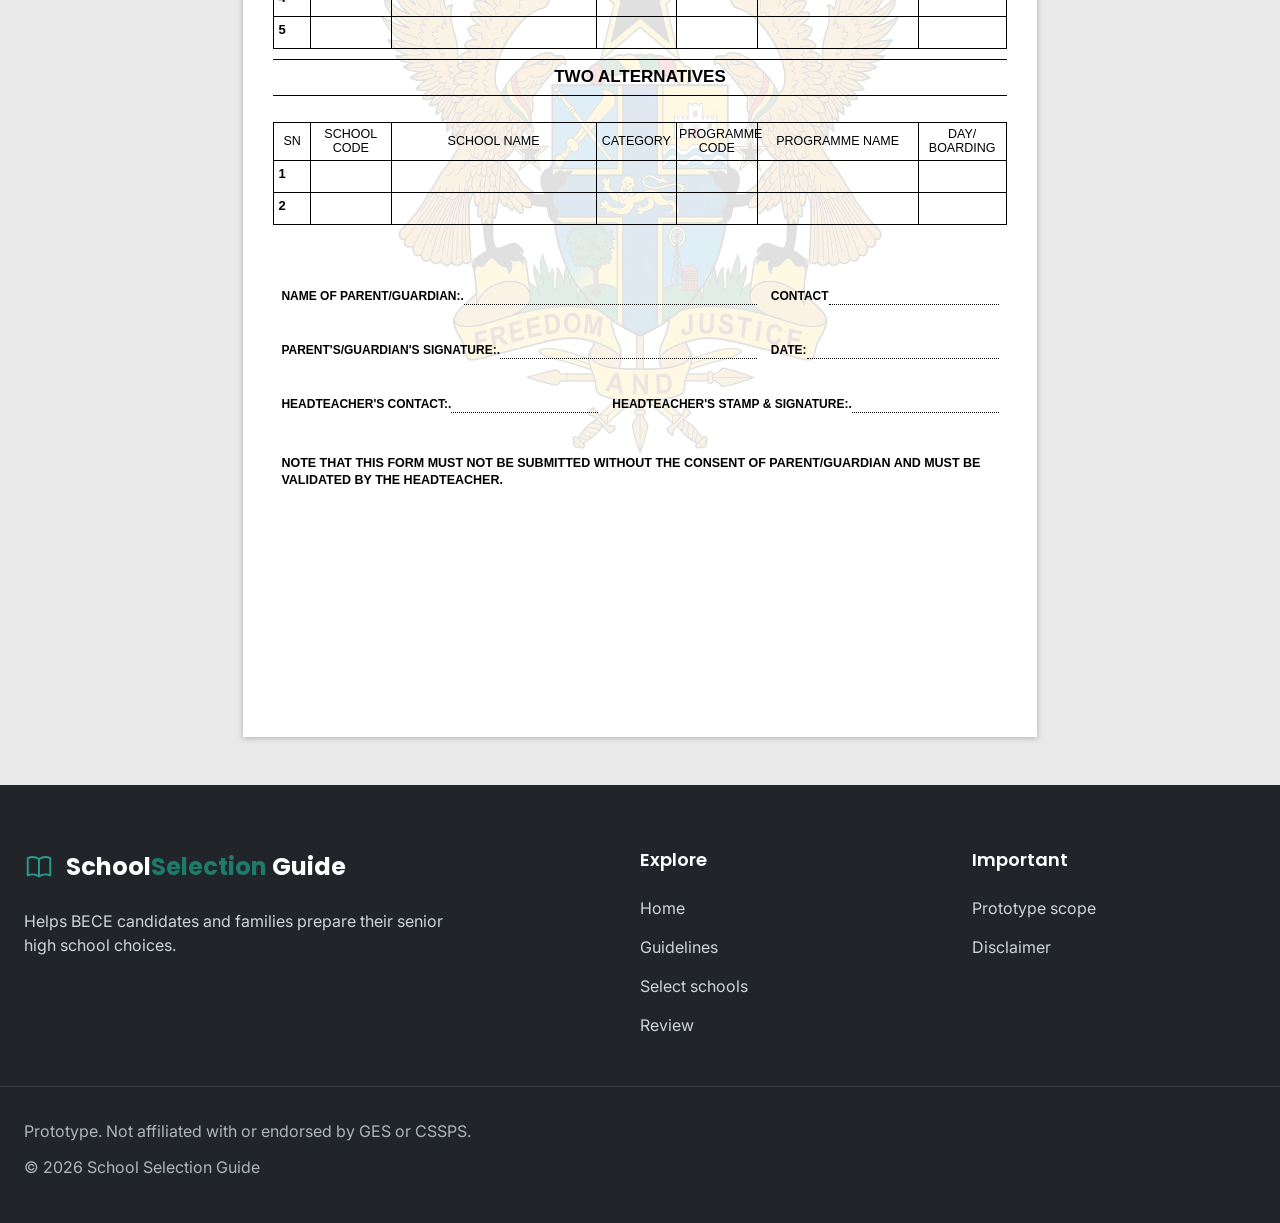
<file: review/index.html>
<!DOCTYPE html>
<html lang="en">
<head>
    <meta charset="UTF-8">
    <meta name="viewport" content="width=device-width, initial-scale=1.0">
    <meta name="description" content="Your five main choices and two alternatives on the placement form, ready to check and print. A preparation preview, not an official CSSPS submission.">
    <title>Review your form &mdash; School Selection Guide</title>
    <link rel="preconnect" href="https://fonts.googleapis.com">
    <link rel="preconnect" href="https://fonts.gstatic.com" crossorigin>
    <link href="https://fonts.googleapis.com/css2?family=Inter:wght@400;500;600;700&family=Poppins:wght@600;700&display=swap" rel="stylesheet">
    <link rel="stylesheet" href="../css/main.css">
</head>
<body data-page="review" data-base="../">
    <div id="site-header"></div>

    <main id="main">
        <div class="page-header">
            <div class="container">
                <span class="page-eyebrow">Final review</span>
                <h1 class="page-title">Your completed form</h1>
                <p class="page-lead">
                    Your five main choices and two alternatives are on the form below. Fill in your
                    details, check everything, then print.
                </p>
                <p class="page-meta" id="review-meta">&mdash;</p>
            </div>
        </div>

        <div class="rev-toolbar">
            <div class="container">
                <div class="rev-toolbar-inner">
                    <div class="rev-toolbar-actions">
                        <button type="button" class="btn btn-primary" id="rev-print">Print form</button>
                        <a class="btn btn-outline" href="../selection/index.html#choices">Edit main choices</a>
                        <a class="btn btn-outline" href="../selection/index.html#alternatives">Edit alternatives</a>
                    </div>
                    <div id="review-status" class="rev-status-slot"></div>
                </div>
                <div class="rev-toolbar-note">
                    <p>
                        Preview only. Nothing is sent to CSSPS or to any school, and no placement is
                        reserved.
                    </p>
                    <div id="review-issues"></div>
                </div>
            </div>
        </div>

        <div id="review-alert" class="container"></div>

        <section class="rev-details" aria-labelledby="rev-details-heading">
            <div class="container">
                <details class="rev-details-panel" open>
                    <summary class="rev-details-summary">
                        <span class="rev-details-summary-text" id="rev-details-heading">Your details</span>
                        <span class="rev-details-summary-hint">
                            These fill the form below.
                        </span>
                        <span class="rev-details-chevron" aria-hidden="true"></span>
                    </summary>
                    <div class="rev-details-grid" id="review-details"></div>
                    <p class="rev-details-note">
                        Saved in this browser only. Signatures and the school stamp are added by hand.
                    </p>
                </details>
            </div>
        </section>

        <div class="pf-band">
            <div class="pf-sheet" id="placement-form">

                <div class="pf-watermark" aria-hidden="true"><img src="coat-of-arms.jpg" alt=""></div>

                <div class="pf-banner" id="pf-main-banner">Five Main Choice</div>

                <div class="pf-row">
                    <div class="pf-field pf-field--wide">
                        <span>Candidate's Name :</span>
                        <span class="pf-value" id="pf-candidate"></span>
                    </div>
                    <div class="pf-field pf-field--narrow">
                        <span>Index Number:</span>
                        <span class="pf-value" id="pf-index"></span>
                    </div>
                </div>
                <div class="pf-row">
                    <div class="pf-field pf-field--wide">
                        <span>Name of JHS</span>
                        <span class="pf-value" id="pf-jhs"></span>
                    </div>
                    <div class="pf-field pf-field--narrow">
                        <span>Gender:</span>
                        <span class="pf-value" id="pf-gender"></span>
                    </div>
                </div>
                <div class="pf-row">
                    <div class="pf-field pf-field--wide">
                        <span>District:</span>
                        <span class="pf-value" id="pf-district"></span>
                    </div>
                    <div class="pf-field pf-field--narrow">
                        <span>Region:</span>
                        <span class="pf-value" id="pf-region"></span>
                    </div>
                </div>
                <div class="pf-row">
                    <div class="pf-field">
                        <span>Residential Location ( Suburb/Town/Village):</span>
                        <span class="pf-value" id="pf-location"></span>
                    </div>
                </div>

                <div class="pf-tablewrap">
                    <table class="pf-table pf-main" aria-labelledby="pf-main-banner">
                        <colgroup>
                            <col class="pf-col-sn"><col class="pf-col-code"><col class="pf-col-name">
                            <col class="pf-col-cat"><col class="pf-col-pcode"><col class="pf-col-pname">
                            <col class="pf-col-day">
                        </colgroup>
                        <thead>
                            <tr>
                                <th scope="col">SN</th>
                                <th scope="col">School Code</th>
                                <th scope="col">School Name</th>
                                <th scope="col">Category</th>
                                <th scope="col">Programme Code</th>
                                <th scope="col">Programme Name</th>
                                <th scope="col">Day/ Boarding</th>
                            </tr>
                        </thead>
                        <tbody id="rev-main-rows"></tbody>
                    </table>
                </div>

                <div class="pf-banner pf-banner--second" id="pf-alt-banner">Two Alternatives</div>

                <div class="pf-tablewrap">
                    <table class="pf-table pf-alt" aria-labelledby="pf-alt-banner">
                        <colgroup>
                            <col class="pf-col-sn"><col class="pf-col-code"><col class="pf-col-name">
                            <col class="pf-col-cat"><col class="pf-col-pcode"><col class="pf-col-pname">
                            <col class="pf-col-day">
                        </colgroup>
                        <thead>
                            <tr>
                                <th scope="col">SN</th>
                                <th scope="col">School Code</th>
                                <th scope="col">School Name</th>
                                <th scope="col">Category</th>
                                <th scope="col">Programme Code</th>
                                <th scope="col">Programme Name</th>
                                <th scope="col">Day/ Boarding</th>
                            </tr>
                        </thead>
                        <tbody id="rev-alt-rows"></tbody>
                    </table>
                </div>

                <div class="pf-sign">
                    <div class="pf-row">
                        <div class="pf-field pf-field--wide">
                            <span>Name of Parent/Guardian:.</span>
                            <span class="pf-value" id="pf-parent"></span>
                        </div>
                        <div class="pf-field pf-field--narrow">
                            <span>Contact</span>
                            <span class="pf-value" id="pf-contact"></span>
                        </div>
                    </div>
                    <div class="pf-row">
                        <div class="pf-field pf-field--wide">
                            <span>Parent's/Guardian's Signature:.</span>
                            <span class="pf-value"></span>
                        </div>
                        <div class="pf-field pf-field--narrow">
                            <span>Date:</span>
                            <span class="pf-value" id="pf-date"></span>
                        </div>
                    </div>
                    <div class="pf-row">
                        <div class="pf-field">
                            <span>Headteacher's Contact:.</span>
                            <span class="pf-value" id="pf-hcontact"></span>
                        </div>
                        <div class="pf-field">
                            <span>Headteacher's Stamp &amp; Signature:.</span>
                            <span class="pf-value"></span>
                        </div>
                    </div>
                </div>

                <p class="pf-note">Note that this form must not be submitted without the consent of parent/guardian and must be validated by the headteacher.</p>

            </div>
        </div>
    </main>

    <div id="site-footer"></div>

    <p id="rev-announcer" class="sel-sr-only" role="status" aria-live="polite"></p>

    <noscript>
        <p style="padding: 1rem; text-align: center; background: #fff3cd; color: #664d03;">
            This prototype uses JavaScript to fill the form. Please enable it to use the app.
        </p>
    </noscript>

    <script type="module" src="../js/layout.js"></script>
    <script type="module" src="../js/review.js"></script>
</body>
</html>
</file>
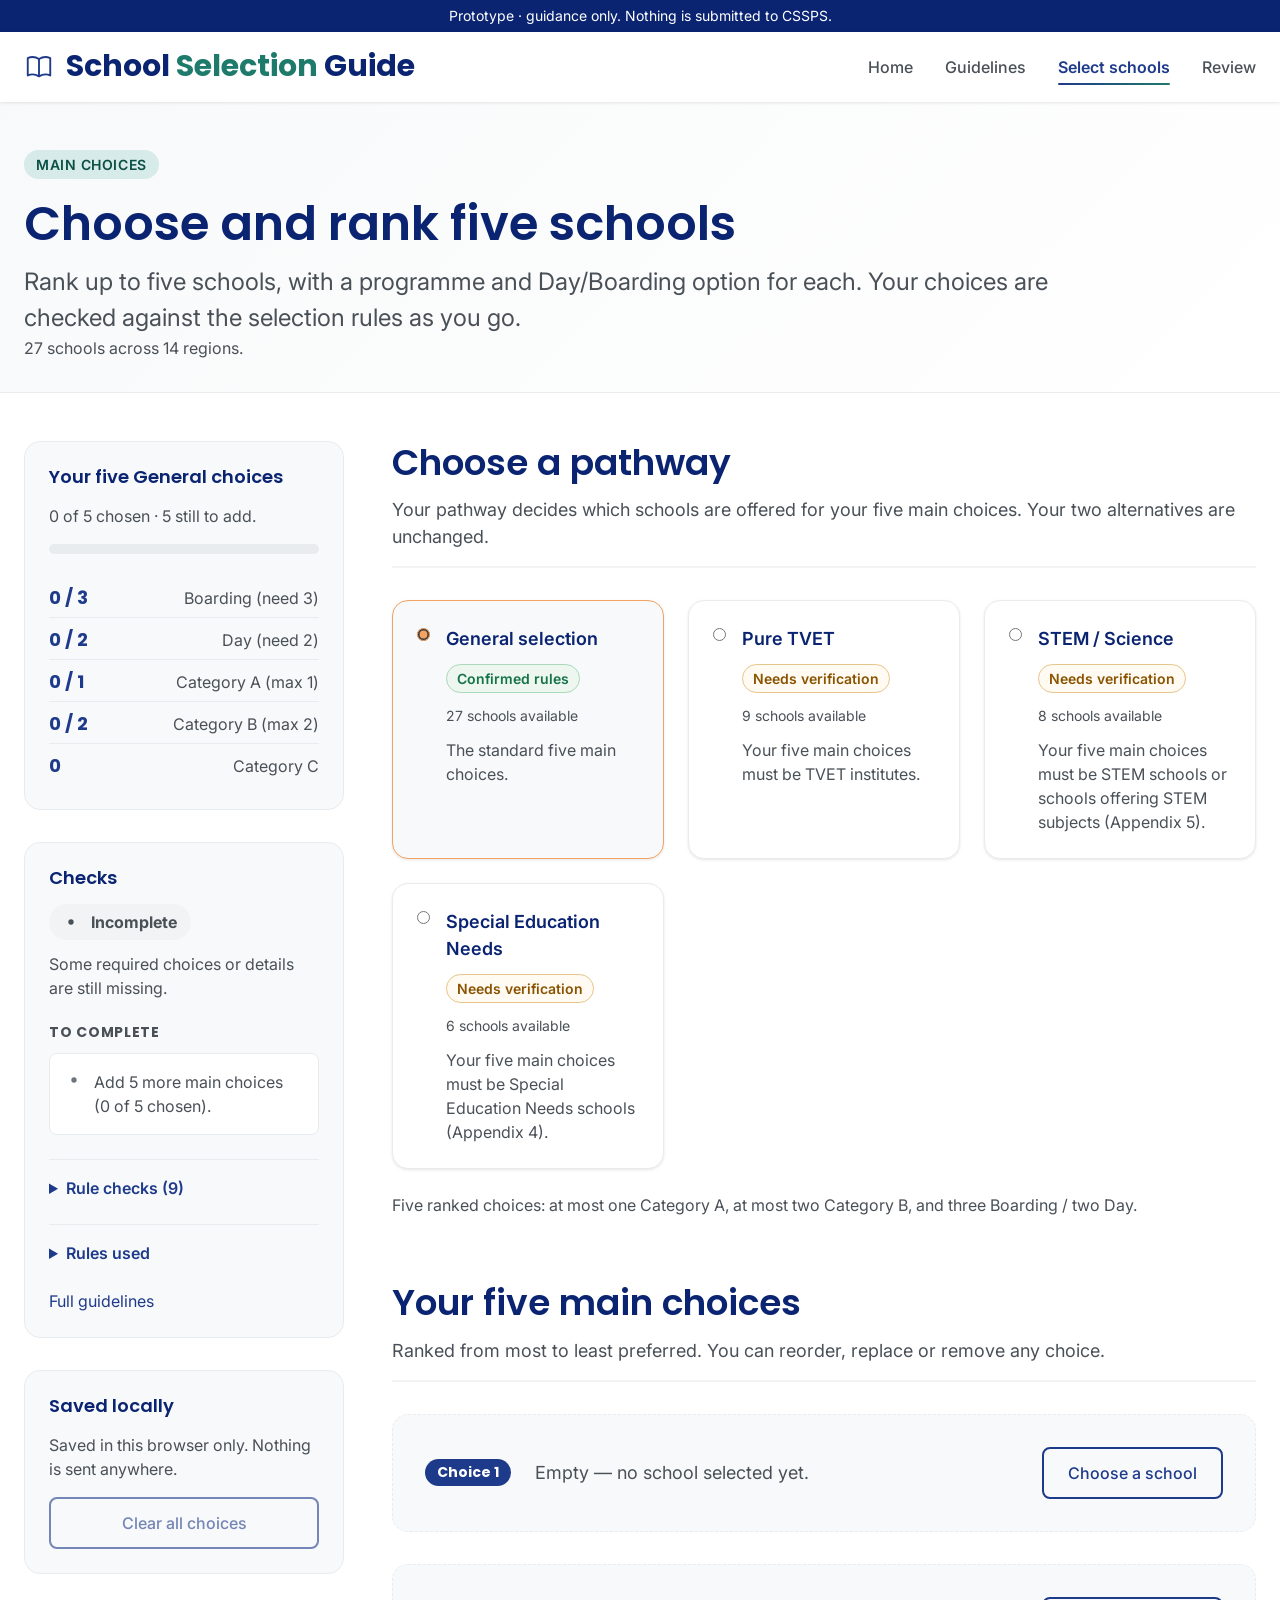
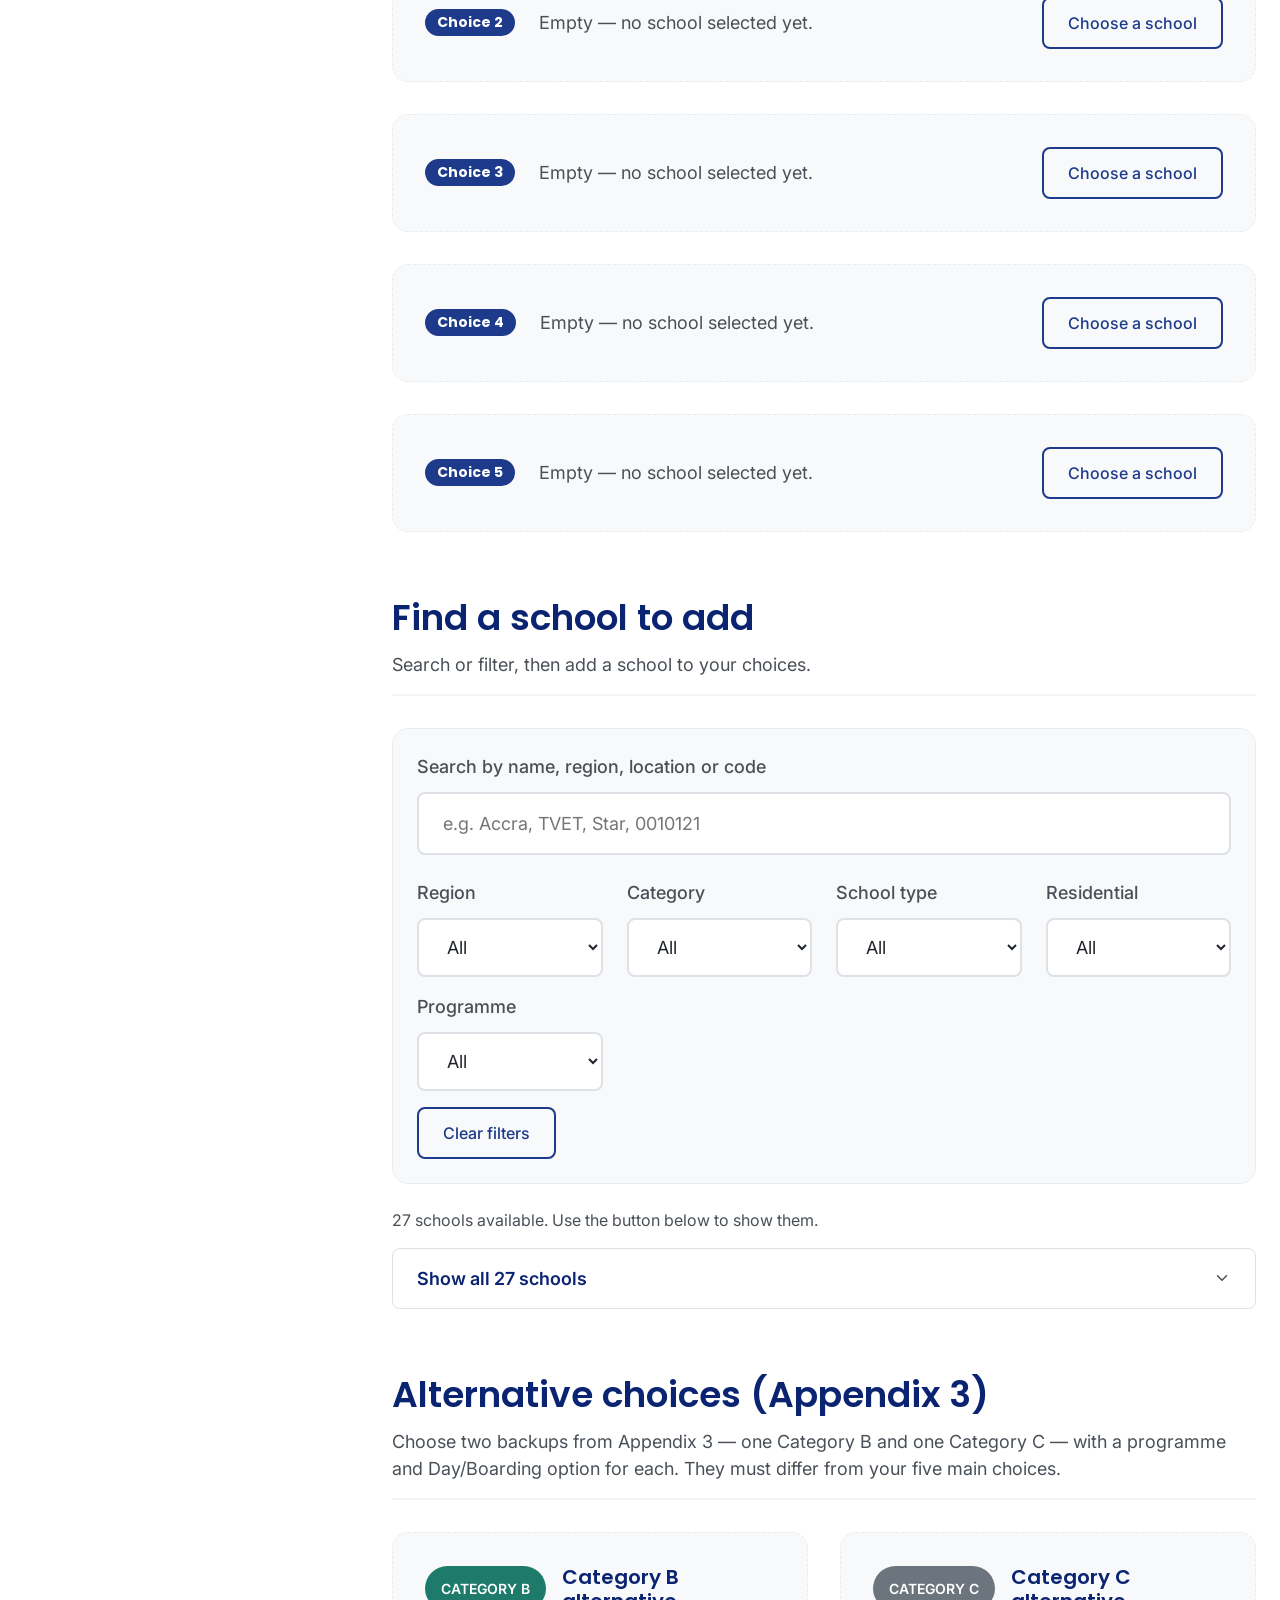
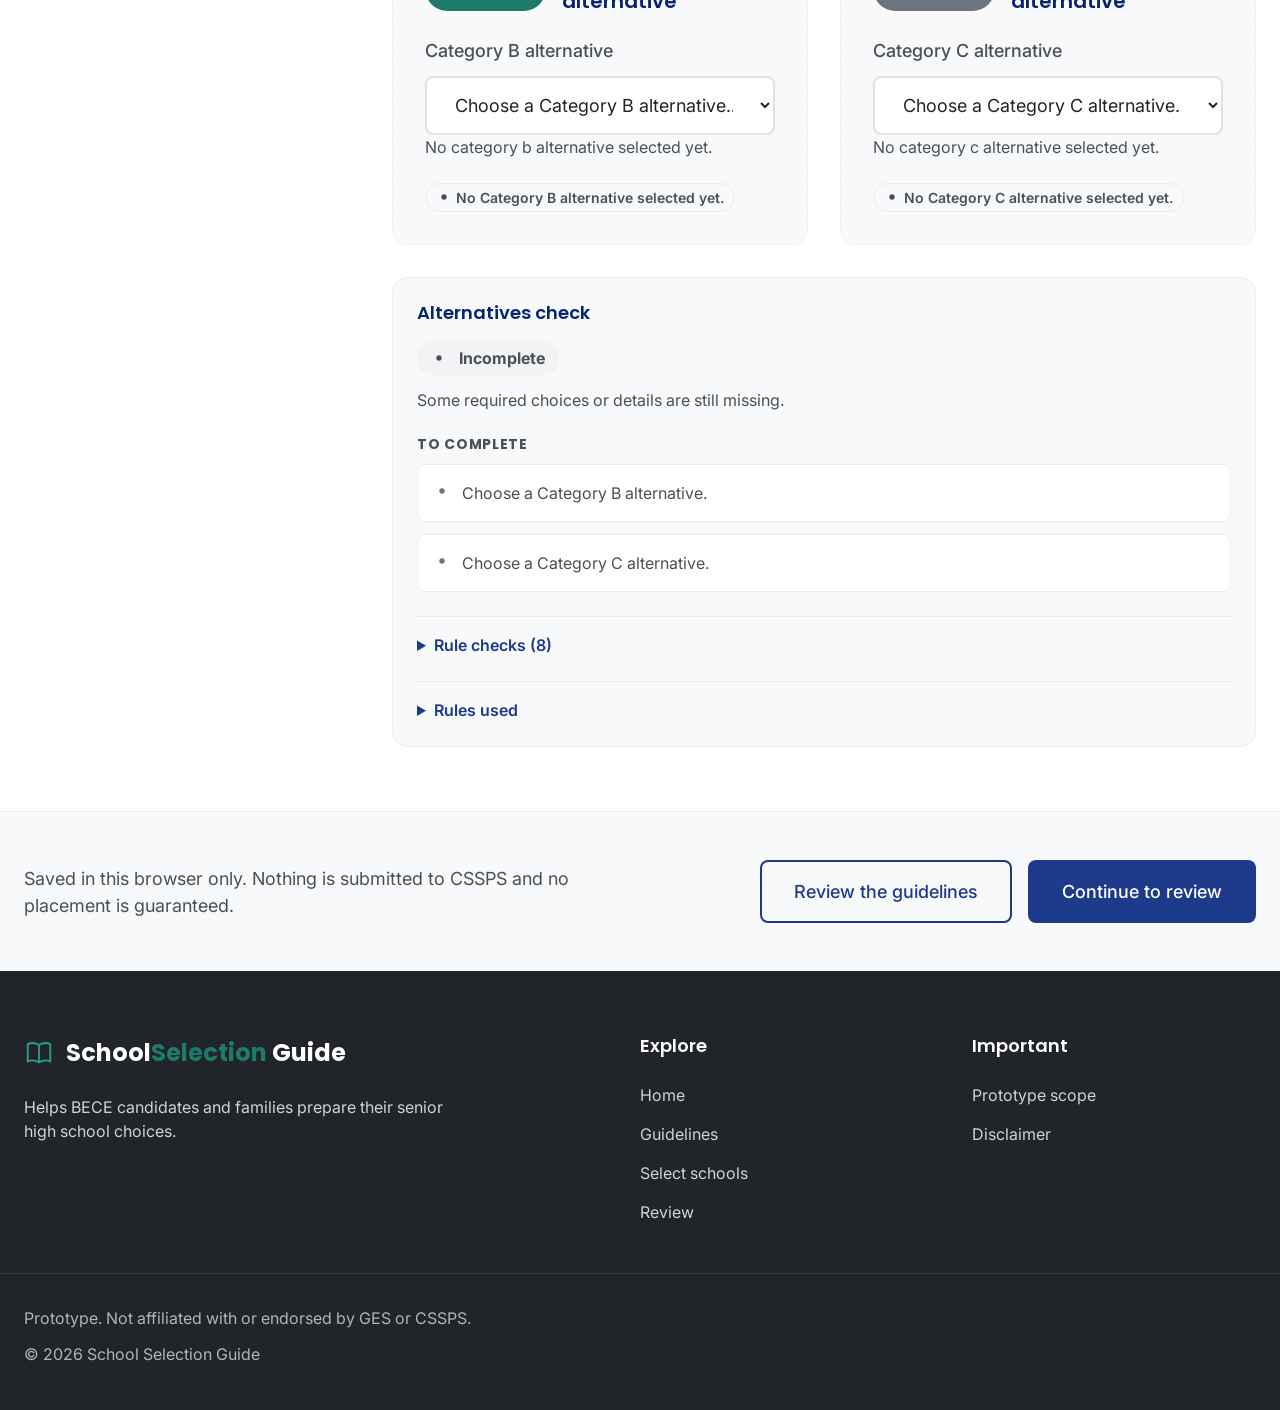
<file: selection/index.html>
<!DOCTYPE html>
<html lang="en">
<head>
    <meta charset="UTF-8">
    <meta name="viewport" content="width=device-width, initial-scale=1.0">
    <meta name="description" content="Choose and rank five schools, add two alternatives, and check your choices against the 2025 selection rules. Prototype.">
    <title>Select schools &mdash; School Selection Guide</title>
    <link rel="preconnect" href="https://fonts.googleapis.com">
    <link rel="preconnect" href="https://fonts.gstatic.com" crossorigin>
    <link href="https://fonts.googleapis.com/css2?family=Inter:wght@400;500;600;700&family=Poppins:wght@600;700&display=swap" rel="stylesheet">
    <link rel="stylesheet" href="../css/main.css">
</head>
<body data-page="selection" data-base="../">
    <div id="site-header"></div>

    <main id="main">
        <div class="page-header">
            <div class="container">
                <span class="page-eyebrow">Main choices</span>
                <h1 class="page-title">Choose and rank five schools</h1>
                <p class="page-lead">
                    Rank up to five schools, with a programme and Day/Boarding option for each. Your
                    choices are checked against the selection rules as you go.
                </p>
                <p class="page-meta" id="selection-meta">&mdash;</p>
            </div>
        </div>

        <div class="sel-layout">
            <div class="container sel-container">
                <aside class="sel-aside" aria-label="Selection summary and validation">
                    <div id="sel-progress"></div>
                    <div id="sel-validation"></div>
                    <div id="sel-tools"></div>
                </aside>

                <div class="sel-main">
                    <section class="sel-section" id="pathway" aria-labelledby="pathway-heading">
                        <header class="sel-section-header">
                            <h2 class="sel-section-title" id="pathway-heading">Choose a pathway</h2>
                            <p class="sel-section-desc">
                                Your pathway decides which schools are offered for your five main
                                choices. Your two alternatives are unchanged.
                            </p>
                        </header>
                        <div id="sel-pathways" class="sel-pathways" role="radiogroup" aria-labelledby="pathway-heading"></div>
                        <div id="sel-pathway-note"></div>
                    </section>

                    <section class="sel-section" id="choices" aria-labelledby="choices-heading">
                        <header class="sel-section-header">
                            <h2 class="sel-section-title" id="choices-heading">Your five main choices</h2>
                            <p class="sel-section-desc">
                                Ranked from most to least preferred. You can reorder, replace or remove
                                any choice.
                            </p>
                        </header>
                        <div id="sel-choices" class="sel-choices"></div>
                    </section>

                    <section class="sel-section" id="browse" aria-labelledby="browse-heading">
                        <header class="sel-section-header">
                            <h2 class="sel-section-title" id="browse-heading">Find a school to add</h2>
                            <p class="sel-section-desc">
                                Search or filter, then add a school to your choices.
                            </p>
                        </header>

                        <div id="sel-replace-note"></div>

                        <form class="sel-search" id="sel-search" role="search" aria-label="Search and filter schools">
                            <div class="form-group sel-search-query">
                                <label class="form-label" for="sel-query">Search by name, region, location or code</label>
                                <input class="form-input" type="search" id="sel-query" name="query" autocomplete="off" placeholder="e.g. Accra, TVET, Star, 0010121">
                            </div>
                            <div id="sel-filters" class="sel-filters"></div>
                            <button type="button" class="btn btn-small btn-outline" id="sel-filters-clear">Clear filters</button>
                        </form>

                        <p class="sel-results-count" id="sel-results-count" aria-live="polite"></p>
                        <div id="sel-results" class="sel-results"></div>
                    </section>

                    <section class="sel-section" id="alternatives" aria-labelledby="alternatives-heading">
                        <header class="sel-section-header">
                            <h2 class="sel-section-title" id="alternatives-heading">Alternative choices (Appendix 3)</h2>
                            <p class="sel-section-desc">
                                Choose two backups from Appendix 3 &mdash; one Category B and one Category
                                C &mdash; with a programme and Day/Boarding option for each. They must
                                differ from your five main choices.
                            </p>
                        </header>

                        <div id="sel-alternatives" class="sel-alternatives"></div>
                        <div id="sel-alternatives-validation"></div>
                    </section>
                </div>
            </div>
        </div>

        <div class="sel-footer-cta">
            <div class="container sel-footer-inner">
                <p>
                    Saved in this browser only. Nothing is submitted to CSSPS and no placement is
                    guaranteed.
                </p>
                <div class="sel-footer-actions">
                    <a class="btn btn-outline" href="../guidelines/index.html">Review the guidelines</a>
                    <a class="btn btn-primary" href="../review/index.html">Continue to review</a>
                </div>
            </div>
        </div>
    </main>

    <div id="site-footer"></div>

    <p id="sel-announcer" class="sel-sr-only" role="status" aria-live="polite"></p>

    <noscript>
        <p style="padding: 1rem; text-align: center; background: #fff3cd; color: #664d03;">
            This prototype uses JavaScript to load the school list. Please enable it to use the app.
        </p>
    </noscript>

    <script type="module" src="../js/layout.js"></script>
    <script type="module" src="../js/selection.js"></script>
</body>
</html>
</file>
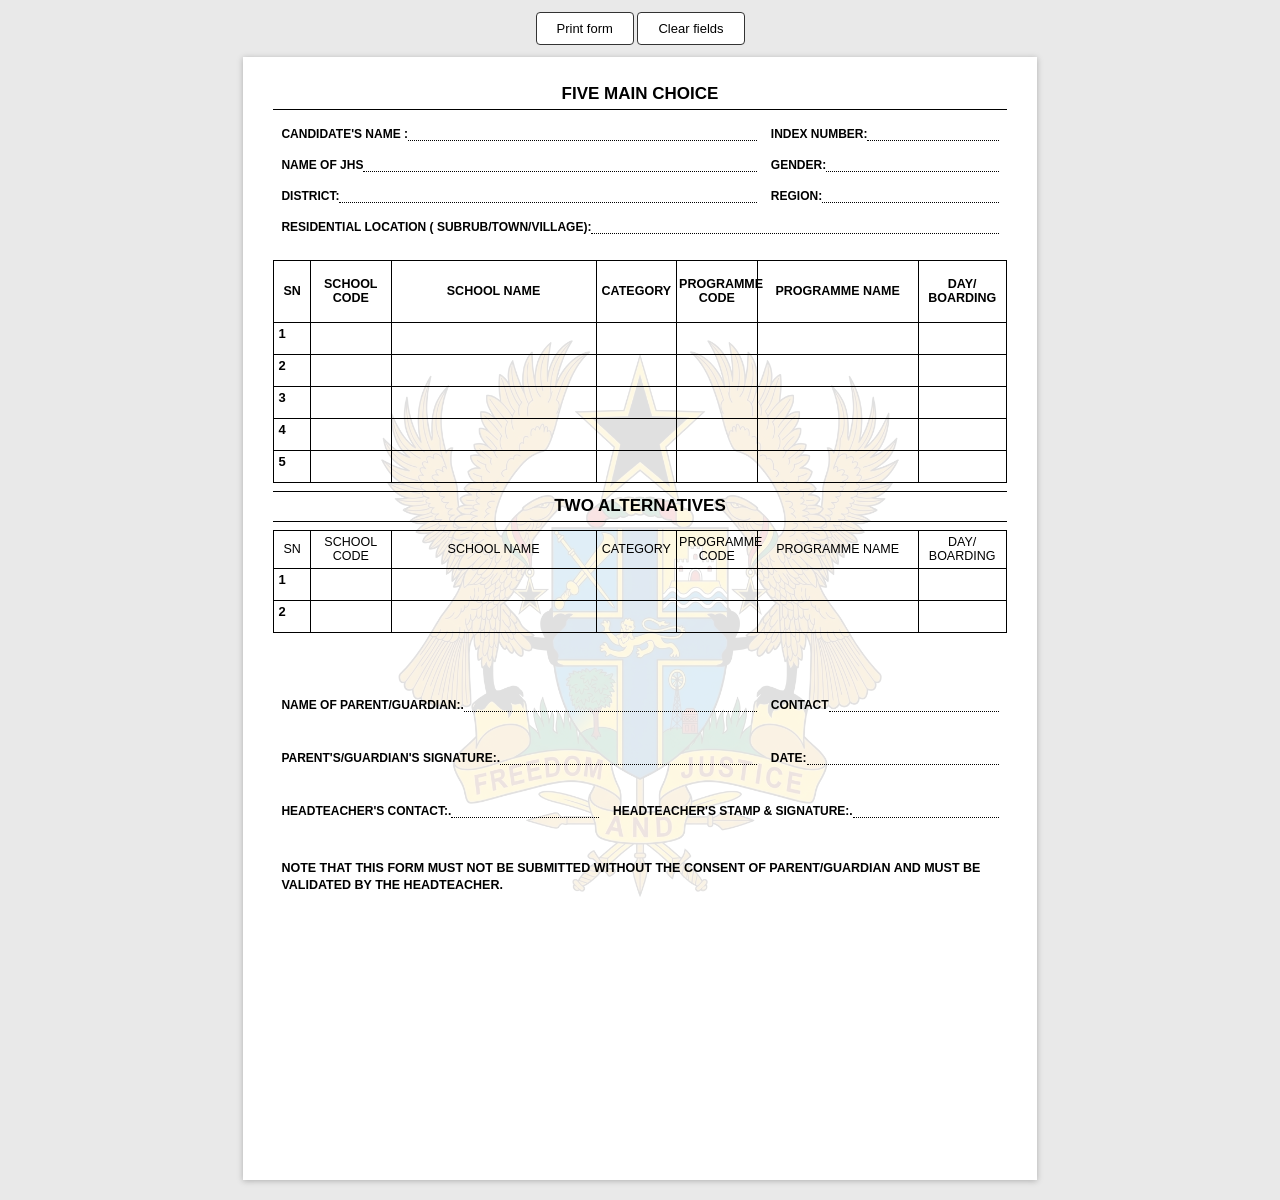
<file: review/placement-form.html>
<!DOCTYPE html>
<html lang="en">
<head>
<meta charset="utf-8">
<meta name="viewport" content="width=device-width, initial-scale=1">
<title>Five Main Choice and Two Alternatives</title>
<style>
  @page { size: A4; margin: 10mm; }
  * { box-sizing: border-box; }
  body {
    margin: 0; background: #e9e9e9; color: #000;
    font-family: Calibri, Carlito, "Segoe UI", Arial, sans-serif; font-size: 13px;
  }
  .toolbar { text-align: center; padding: 12px; }
  .toolbar button {
    font: inherit; padding: 8px 20px; border: 1px solid #333; background: #fff; cursor: pointer; border-radius: 4px;
  }
  .toolbar button:hover { background: #f1f1f1; }
  .toolbar button:focus-visible, input:focus-visible { outline: 2px solid #1a56db; outline-offset: 1px; }

  .page {
    width: 210mm; min-height: 297mm; margin: 0 auto 20px; background: #fff;
    padding: 6mm 8mm 8mm; box-shadow: 0 1px 6px rgba(0,0,0,.25);
  }


  /* Watermark */
  .page { position: relative; overflow: hidden; }
  .page > * { position: relative; z-index: 1; }
  .page > .watermark {
    position: absolute; inset: 0; z-index: 0; pointer-events: none;
    display: flex; align-items: center; justify-content: center;
  }
  .watermark img { width: 150mm; max-width: 90%; opacity: 0.12; }

  .banner {
    text-align: center; font-weight: 700; font-size: 17px; text-transform: uppercase;
    padding: 4px 0 5px; border-bottom: 1px solid #000;
  }
  .banner.second { border-top: 1px solid #000; margin-top: 8px; }
  .page > .banner:first-of-type { border-top: 0; }

  .row { display: flex; gap: 14px; align-items: flex-end; margin: 14px 8px 0; }
  .field { display: flex; align-items: flex-end; flex: 1 1 auto; min-width: 0; font-weight: 600; font-size: 12px; text-transform: uppercase; white-space: nowrap; }
  .field input {
    flex: 1; min-width: 0; border: 0; border-bottom: 1.5px dotted #000; background: transparent;
    font: inherit; font-weight: 500; text-transform: none; padding: 0 3px; height: 17px; border-radius: 0;
  }
  .w-wide { flex: 2.4; }
  .w-narrow { flex: 1.15; }

  table { width: 100%; border-collapse: collapse; margin-top: 26px; table-layout: fixed; }
  table + .banner { margin-top: 10px; }
  th, td { border: 1px solid #000; padding: 0; }
  th {
    font-weight: 700; font-size: 12.5px; text-align: center; text-transform: uppercase;
    line-height: 1.15; padding: 4px 2px; height: 62px; vertical-align: middle;
  }
  td { height: 32px; }
  td.sn { font-weight: 700; vertical-align: top; padding: 3px 4px; width: 32px; }
  td input {
    width: 100%; height: 100%; min-height: 31px; border: 0; background: transparent;
    font: inherit; padding: 2px 5px;
  }
  .main td { height: 32px; }
  .alt th { height: 38px; font-weight: 400; }
  .alt { margin-top: 8px; }

  col.c-sn { width: 5%; } col.c-code { width: 11%; } col.c-name { width: 28%; }
  col.c-cat { width: 11%; } col.c-pcode { width: 11%; } col.c-pname { width: 22%; } col.c-day { width: 12%; }

  .sign { margin-top: 62px; }
  .sign .row { margin-top: 36px; }
  .note { margin: 42px 8px 0; font-weight: 600; font-size: 12.5px; text-transform: uppercase; line-height: 1.4; }

  @media (max-width: 800px) {
    .page { width: 100%; min-height: 0; padding: 12px 8px; }
    .row { flex-wrap: wrap; gap: 10px; margin-left: 0; margin-right: 0; }
    .field, .w-wide, .w-narrow { flex: 1 1 100%; }
    .tablewrap { overflow-x: auto; }
    table { min-width: 640px; }
    .note { margin-left: 0; margin-right: 0; }
  }

  @media print {
    body { background: #fff; }
    .toolbar { display: none; }
    .page { width: auto; min-height: 0; margin: 0; padding: 0; box-shadow: none; }
    input { color: #000; }
  }
</style>
</head>
<body>

<div class="toolbar"><button type="button" id="printBtn">Print form</button> <button type="button" id="clearBtn">Clear fields</button></div>

<main class="page">

  <div class="watermark" aria-hidden="true"><img src="coat-of-arms.jpg" alt=""></div>

  <div class="banner">Five Main Choice</div>

  <div class="row">
    <label class="field w-wide">Candidate's Name :<input type="text" name="candidate"></label>
    <label class="field w-narrow">Index Number:<input type="text" name="index"></label>
  </div>
  <div class="row">
    <label class="field w-wide">Name of JHS<input type="text" name="jhs"></label>
    <label class="field w-narrow">Gender:<input type="text" name="gender"></label>
  </div>
  <div class="row">
    <label class="field w-wide">District:<input type="text" name="district"></label>
    <label class="field w-narrow">Region:<input type="text" name="region"></label>
  </div>
  <div class="row">
    <label class="field">Residential Location ( Subrub/Town/Village):<input type="text" name="location"></label>
  </div>

  <div class="tablewrap">
  <table class="main">
    <colgroup><col class="c-sn"><col class="c-code"><col class="c-name"><col class="c-cat"><col class="c-pcode"><col class="c-pname"><col class="c-day"></colgroup>
    <thead>
      <tr><th>SN</th><th>School Code</th><th>School Name</th><th>Category</th><th>Programme Code</th><th>Programme Name</th><th>Day/ Boarding</th></tr>
    </thead>
    <tbody id="mainRows"></tbody>
  </table>
  </div>

  <div class="banner second">Two Alternatives</div>

  <div class="tablewrap">
  <table class="alt">
    <colgroup><col class="c-sn"><col class="c-code"><col class="c-name"><col class="c-cat"><col class="c-pcode"><col class="c-pname"><col class="c-day"></colgroup>
    <thead>
      <tr><th>SN</th><th>School Code</th><th>School Name</th><th>Category</th><th>Programme Code</th><th>Programme Name</th><th>Day/ Boarding</th></tr>
    </thead>
    <tbody id="altRows"></tbody>
  </table>
  </div>

  <div class="sign">
    <div class="row">
      <label class="field w-wide">Name of Parent/Guardian:.<input type="text" name="parent"></label>
      <label class="field w-narrow">Contact<input type="text" name="contact"></label>
    </div>
    <div class="row">
      <label class="field w-wide">Parent's/Guardian's Signature:.<input type="text" name="psign"></label>
      <label class="field w-narrow">Date:<input type="text" name="date"></label>
    </div>
    <div class="row">
      <label class="field">Headteacher's Contact:.<input type="text" name="hcontact"></label>
      <label class="field">Headteacher's Stamp &amp; Signature:.<input type="text" name="hstamp"></label>
    </div>
  </div>

  <p class="note">Note that this form must not be submitted without the consent of parent/guardian and must be validated by the headteacher.</p>

</main>

<script>
  function buildRows(id, count, prefix) {
    const body = document.getElementById(id);
    for (let i = 1; i <= count; i++) {
      const tr = document.createElement('tr');
      let html = '<td class="sn">' + i + '</td>';
      for (let c = 0; c < 6; c++) {
        html += '<td><input type="text" name="' + prefix + i + '_' + c + '" aria-label="Row ' + i + ' column ' + (c + 1) + '"></td>';
      }
      tr.innerHTML = html;
      body.appendChild(tr);
    }
  }
  buildRows('mainRows', 5, 'main');
  buildRows('altRows', 2, 'alt');

  document.getElementById('printBtn').addEventListener('click', function () { window.print(); });
  document.getElementById('clearBtn').addEventListener('click', function () {
    document.querySelectorAll('input').forEach(function (i) { i.value = ''; });
  });
</script>
</body>
</html>
</file>
<file: css/main.css>
@import url('variables.css');
@import url('reset.css');
@import url('layout.css');
@import url('components.css');
@import url('utilities.css');
@import url('pages.css');
@import url('guidelines.css');
@import url('selection.css');
@import url('placement-form.css');
@import url('review.css');
</file>
